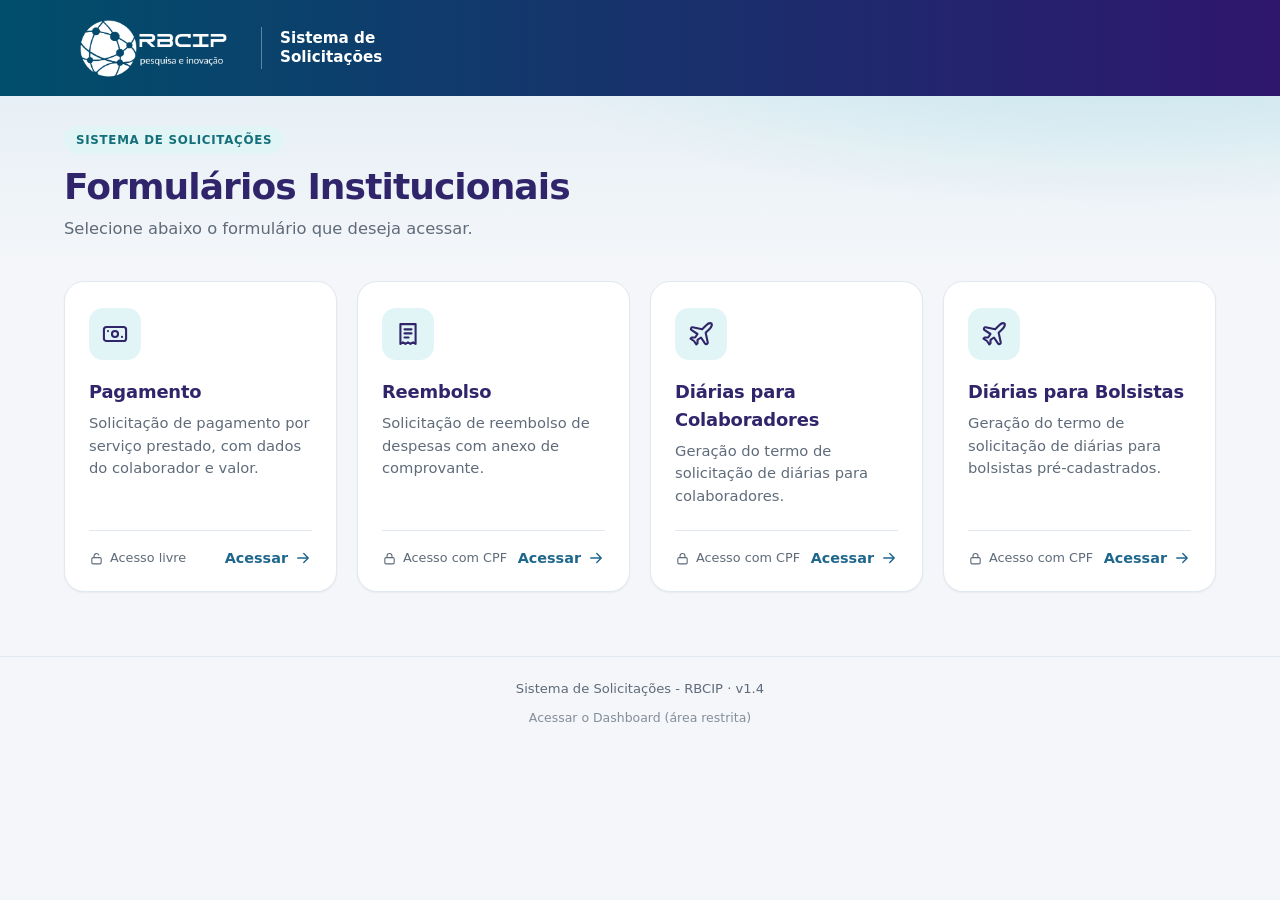
<file: index.html>
<!DOCTYPE html>
<html lang="pt-BR">
<head>
  <meta charset="UTF-8" />
  <meta name="viewport" content="width=device-width, initial-scale=1.0" />
  <title>Formulários Institucionais — RBCIP</title>
  <link rel="icon" href="assets/img/favicon.ico" sizes="any" />
  <link rel="icon" type="image/png" href="assets/img/favicon-32.png" sizes="32x32" />
  <link rel="apple-touch-icon" href="assets/img/apple-touch-icon.png" />
  <link rel="stylesheet" href="assets/css/styles.css" />
</head>
<body>
  <header class="brand-bar">
    <div class="brand-bar__inner">
      <img class="brand-bar__logo" src="assets/img/logo.png"
           alt="RBCIP — pesquisa e inovação"
           onerror="this.style.display='none';
                    this.parentNode.querySelector('.brand-bar__texto').style.display='inline-flex';" />
      <span class="brand-bar__texto">RBCIP <small>pesquisa e inovação</small></span>
      <span class="brand-bar__divisor" aria-hidden="true"></span>
      <span class="brand-bar__sistema">Sistema de Solicitações</span>
    </div>
  </header>

  <section class="hero">
    <div class="hero__inner">
      <span class="hero__pilula">Sistema de Solicitações</span>
      <h1>Formulários Institucionais</h1>
      <p class="hero__sub">Selecione abaixo o formulário que deseja acessar.</p>
    </div>
  </section>

  <main class="container">
    <div class="cards">
      <a class="card" href="forms/pagamentos.html">
        <span class="card__icone"><svg viewBox="0 0 24 24" fill="none" stroke="currentColor" stroke-width="1.8" stroke-linecap="round" stroke-linejoin="round" aria-hidden="true"><rect x="2.5" y="6" width="19" height="12" rx="2.2"/><circle cx="12" cy="12" r="2.6"/><path d="M6 9.5h.01M18 14.5h.01"/></svg></span>
        <h2>Pagamento</h2>
        <p>Solicitação de pagamento por serviço prestado, com dados do colaborador e valor.</p>
        <span class="card__rodape">
          <span class="card__acesso"><svg viewBox="0 0 24 24" fill="none" stroke="currentColor" stroke-width="1.8" stroke-linecap="round" stroke-linejoin="round" aria-hidden="true"><rect x="4.5" y="10.5" width="15" height="10" rx="2.2"/><path d="M8 10.5V8a4 4 0 0 1 7.6-1.7"/></svg>Acesso livre</span>
          <span class="go">Acessar <svg viewBox="0 0 24 24" fill="none" stroke="currentColor" stroke-width="1.8" stroke-linecap="round" stroke-linejoin="round" aria-hidden="true"><path d="M5 12h14M13 6l6 6-6 6"/></svg></span>
        </span>
      </a>

      <a class="card" href="forms/reembolso.html">
        <span class="card__icone"><svg viewBox="0 0 24 24" fill="none" stroke="currentColor" stroke-width="1.8" stroke-linecap="round" stroke-linejoin="round" aria-hidden="true"><path d="M5.5 3.5h13v17l-2.2-1.4-2.2 1.4-2.1-1.4-2.2 1.4-2.1-1.4-2.2 1.4z"/><path d="M9 8h6M9 11.5h6M9 15h3.5"/></svg></span>
        <h2>Reembolso</h2>
        <p>Solicitação de reembolso de despesas com anexo de comprovante.</p>
        <span class="card__rodape">
          <span class="card__acesso"><svg viewBox="0 0 24 24" fill="none" stroke="currentColor" stroke-width="1.8" stroke-linecap="round" stroke-linejoin="round" aria-hidden="true"><rect x="4.5" y="10.5" width="15" height="10" rx="2.2"/><path d="M8 10.5V8a4 4 0 0 1 8 0v2.5"/></svg>Acesso com CPF</span>
          <span class="go">Acessar <svg viewBox="0 0 24 24" fill="none" stroke="currentColor" stroke-width="1.8" stroke-linecap="round" stroke-linejoin="round" aria-hidden="true"><path d="M5 12h14M13 6l6 6-6 6"/></svg></span>
        </span>
      </a>

      <a class="card" href="forms/diarias-colaboradores.html">
        <span class="card__icone"><svg viewBox="0 0 24 24" fill="none" stroke="currentColor" stroke-width="1.8" stroke-linecap="round" stroke-linejoin="round" aria-hidden="true"><path d="M17.8 19.2 16 11l3.5-3.5C21 6 21.5 4 21 3c-1-.5-3 0-4.5 1.5L13 8 4.8 6.2c-.5-.1-.9.1-1.1.5l-.3.5c-.2.5-.1 1 .3 1.3L9 12l-2 3H4l-1 1 3 2 2 3 1-1v-3l3-2 3.5 5.3c.3.4.8.5 1.3.3l.5-.2c.4-.3.6-.7.5-1.2z"/></svg></span>
        <h2>Diárias para Colaboradores</h2>
        <p>Geração do termo de solicitação de diárias para colaboradores.</p>
        <span class="card__rodape">
          <span class="card__acesso"><svg viewBox="0 0 24 24" fill="none" stroke="currentColor" stroke-width="1.8" stroke-linecap="round" stroke-linejoin="round" aria-hidden="true"><rect x="4.5" y="10.5" width="15" height="10" rx="2.2"/><path d="M8 10.5V8a4 4 0 0 1 8 0v2.5"/></svg>Acesso com CPF</span>
          <span class="go">Acessar <svg viewBox="0 0 24 24" fill="none" stroke="currentColor" stroke-width="1.8" stroke-linecap="round" stroke-linejoin="round" aria-hidden="true"><path d="M5 12h14M13 6l6 6-6 6"/></svg></span>
        </span>
      </a>

      <a class="card" href="forms/diarias-bolsistas.html">
        <span class="card__icone"><svg viewBox="0 0 24 24" fill="none" stroke="currentColor" stroke-width="1.8" stroke-linecap="round" stroke-linejoin="round" aria-hidden="true"><path d="M17.8 19.2 16 11l3.5-3.5C21 6 21.5 4 21 3c-1-.5-3 0-4.5 1.5L13 8 4.8 6.2c-.5-.1-.9.1-1.1.5l-.3.5c-.2.5-.1 1 .3 1.3L9 12l-2 3H4l-1 1 3 2 2 3 1-1v-3l3-2 3.5 5.3c.3.4.8.5 1.3.3l.5-.2c.4-.3.6-.7.5-1.2z"/></svg></span>
        <h2>Diárias para Bolsistas</h2>
        <p>Geração do termo de solicitação de diárias para bolsistas pré-cadastrados.</p>
        <span class="card__rodape">
          <span class="card__acesso"><svg viewBox="0 0 24 24" fill="none" stroke="currentColor" stroke-width="1.8" stroke-linecap="round" stroke-linejoin="round" aria-hidden="true"><rect x="4.5" y="10.5" width="15" height="10" rx="2.2"/><path d="M8 10.5V8a4 4 0 0 1 8 0v2.5"/></svg>Acesso com CPF</span>
          <span class="go">Acessar <svg viewBox="0 0 24 24" fill="none" stroke="currentColor" stroke-width="1.8" stroke-linecap="round" stroke-linejoin="round" aria-hidden="true"><path d="M5 12h14M13 6l6 6-6 6"/></svg></span>
        </span>
      </a>
    </div>
  </main>

  <footer class="site-footer">
    Sistema de Solicitações - RBCIP · v1.4
    <a class="link-restrito" href="admin/acompanhamento.html">Acessar o Dashboard (área restrita)</a>
  </footer>
</body>
</html>
</file>
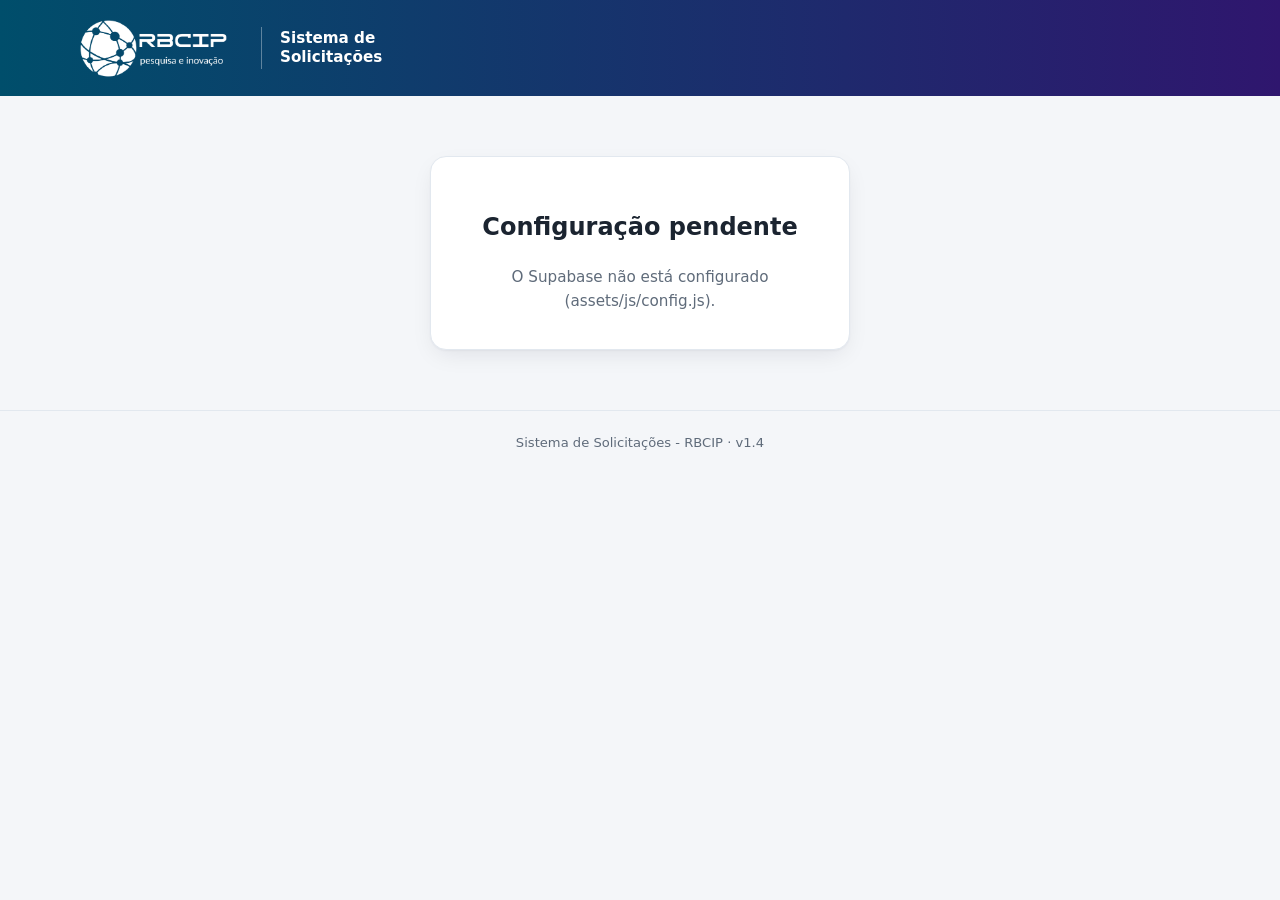
<file: admin/index.html>
<!DOCTYPE html>
<html lang="pt-BR">
<head>
  <meta charset="UTF-8" />
  <meta name="viewport" content="width=device-width, initial-scale=1.0" />
  <title>Dashboard de Gestão — RBCIP</title>
  <link rel="icon" href="../assets/img/favicon.ico" sizes="any" />
  <link rel="icon" type="image/png" href="../assets/img/favicon-32.png" sizes="32x32" />
  <link rel="apple-touch-icon" href="../assets/img/apple-touch-icon.png" />
  <link rel="stylesheet" href="../assets/css/styles.css" />
  <link rel="stylesheet" href="../assets/css/admin.css" />
</head>
<body>
  <header class="brand-bar">
    <div class="brand-bar__inner">
      <img class="brand-bar__logo" src="../assets/img/logo.png"
           alt="RBCIP — pesquisa e inovação"
           onerror="this.style.display='none';
                    this.parentNode.querySelector('.brand-bar__texto').style.display='inline-flex';" />
      <span class="brand-bar__texto">RBCIP <small>pesquisa e inovação</small></span>
      <span class="brand-bar__divisor" aria-hidden="true"></span>
      <span class="brand-bar__sistema">Sistema de Solicitações</span>
    </div>
  </header>

  <!-- Área de login / acesso -->
  <div id="area-login"></div>

  <!-- Dashboard (revelado após login de staff) -->
  <main class="admin-wrap" id="area-dashboard" hidden>
    <div class="page-head">
      <div>
        <h1 class="page-head__titulo">Dashboard de Gestão</h1>
        <p class="page-head__sub">Sistema de Solicitações - RBCIP</p>
      </div>
      <div class="admin-user">
        <span id="quem"></span>
        <a class="link-formularios" href="../index.html" target="_blank" rel="noopener" title="Abre em uma nova aba">📝 Formulários</a>
        <button type="button" class="link-sair" id="btn-sair">Sair</button>
      </div>
    </div>

    <div class="admin-top">
      <nav class="dash-nav">
        <a href="index.html" class="ativo">🗂️ Gestão</a>
        <a href="acompanhamento.html">📊 Acompanhamento</a>
      </nav>
    </div>

    <div class="aviso-envio" id="aviso-envio" hidden></div>

    <div class="tabs" id="tabs"></div>

    <section class="stats" id="stats"></section>

    <div class="filtros">
      <div class="campo">
        <label>Status</label>
        <select id="f-status">
          <option value="">Todos</option>
          <option value="pendente">Pendente</option>
          <option value="em_analise">Em análise</option>
          <option value="aprovado">Aprovado</option>
          <option value="rejeitado">Rejeitado</option>
          <option value="pago">Pago</option>
        </select>
      </div>
      <div class="campo">
        <label>De</label>
        <input type="date" id="f-de" />
      </div>
      <div class="campo">
        <label>Até</label>
        <input type="date" id="f-ate" />
      </div>
      <div class="campo cresce">
        <label>Buscar (nome, CPF, projeto)</label>
        <input type="text" id="f-busca" placeholder="Digite para filtrar…" />
      </div>
      <div class="campo acao">
        <label>&nbsp;</label>
        <button type="button" class="btn btn-secondary" id="btn-atualizar">↻ Atualizar</button>
      </div>
      <div class="campo acao">
        <label>&nbsp;</label>
        <button type="button" class="btn btn-secondary" id="btn-export">⬇ Exportar CSV</button>
      </div>
    </div>

    <div class="tabela-wrap">
      <table class="subs">
        <thead id="cabecalho"></thead>
        <tbody id="corpo-tabela"></tbody>
      </table>
      <div class="vazio" id="vazio" hidden>Nenhuma solicitação encontrada.</div>
    </div>
  </main>

  <!-- Modal de detalhe -->
  <div class="modal-bg" id="modal-bg">
    <div class="modal">
      <div class="modal-head">
        <h2 id="modal-titulo">Detalhe da solicitação</h2>
        <button type="button" class="modal-fechar" id="modal-fechar">×</button>
      </div>
      <div class="modal-body" id="modal-body"></div>
      <div class="modal-foot">
        <span class="rotulo">Alterar status:</span>
        <div class="acoes-status" id="acoes-status"></div>
      </div>
    </div>
  </div>

  <footer class="site-footer">Sistema de Solicitações - RBCIP · v1.4</footer>

  <script src="../assets/js/config.js"></script>
  <script src="../assets/js/supabase.js"></script>
  <script src="../assets/js/auth.js"></script>
  <script src="../assets/js/dashboard.js"></script>
</body>
</html>
</file>
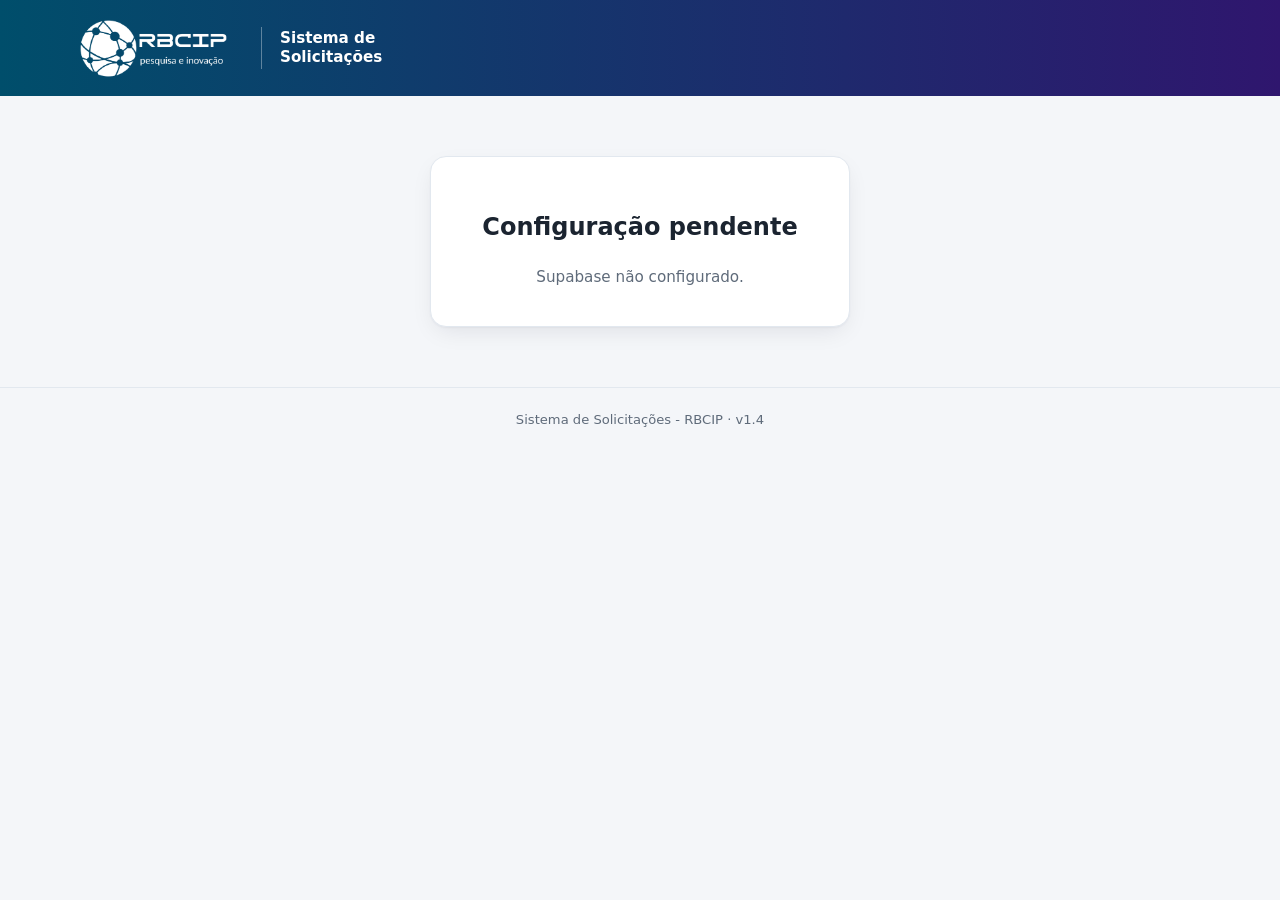
<file: admin/acompanhamento.html>
<!DOCTYPE html>
<html lang="pt-BR">
<head>
  <meta charset="UTF-8" />
  <meta name="viewport" content="width=device-width, initial-scale=1.0" />
  <title>Dashboard de Acompanhamento — RBCIP</title>
  <link rel="icon" href="../assets/img/favicon.ico" sizes="any" />
  <link rel="icon" type="image/png" href="../assets/img/favicon-32.png" sizes="32x32" />
  <link rel="apple-touch-icon" href="../assets/img/apple-touch-icon.png" />
  <link rel="stylesheet" href="../assets/css/styles.css" />
  <link rel="stylesheet" href="../assets/css/admin.css" />
  <link rel="stylesheet" href="../assets/css/acompanhamento.css" />
</head>
<body>
  <header class="brand-bar">
    <div class="brand-bar__inner">
      <img class="brand-bar__logo" src="../assets/img/logo.png"
           alt="RBCIP — pesquisa e inovação"
           onerror="this.style.display='none';
                    this.parentNode.querySelector('.brand-bar__texto').style.display='inline-flex';" />
      <span class="brand-bar__texto">RBCIP <small>pesquisa e inovação</small></span>
      <span class="brand-bar__divisor" aria-hidden="true"></span>
      <span class="brand-bar__sistema">Sistema de Solicitações</span>
    </div>
  </header>

  <div id="area-login"></div>

  <main class="admin-wrap" id="area-dashboard" hidden>
    <div class="page-head">
      <div>
        <h1 class="page-head__titulo">Dashboard de Acompanhamento</h1>
        <p class="page-head__sub">Sistema de Solicitações - RBCIP</p>
      </div>
      <div class="admin-user">
        <span id="quem"></span>
        <a class="link-formularios" href="../index.html" target="_blank" rel="noopener" title="Abre em uma nova aba">📝 Formulários</a>
        <button type="button" class="link-sair" id="btn-sair">Sair</button>
      </div>
    </div>

    <div class="admin-top">
      <nav class="dash-nav">
        <a href="index.html">🗂️ Gestão</a>
        <a href="acompanhamento.html" class="ativo">📊 Acompanhamento</a>
      </nav>
    </div>

    <!-- Filtros: uma linha acima de tudo; valem para todos os números da página -->
    <section class="ac-filtros" aria-label="Filtros">
      <div class="campo">
        <label for="f-periodo">Período</label>
        <select id="f-periodo">
          <option value="tudo">Todo o período</option>
          <option value="7">Últimos 7 dias</option>
          <option value="30">Últimos 30 dias</option>
          <option value="90">Últimos 90 dias</option>
          <option value="mes">Este mês</option>
          <option value="mes-anterior">Mês anterior</option>
          <option value="ano">Este ano</option>
          <option value="custom">Personalizado…</option>
        </select>
      </div>
      <div class="campo ac-campo-datas" hidden><label for="f-de">De</label><input type="date" id="f-de" /></div>
      <div class="campo ac-campo-datas" hidden><label for="f-ate">Até</label><input type="date" id="f-ate" /></div>
      <div class="campo">
        <label for="f-formulario">Formulário</label>
        <select id="f-formulario">
          <option value="">Todos</option>
          <option value="pagamentos">Pagamento</option>
          <option value="reembolso">Reembolso</option>
          <option value="diarias-colaboradores">Diárias para Colaboradores</option>
          <option value="diarias-bolsistas">Diárias para Bolsistas</option>
        </select>
      </div>
      <div class="campo">
        <label for="f-status">Situação</label>
        <select id="f-status">
          <option value="">Todas</option>
          <option value="abertas">Em aberto (não pagas nem rejeitadas)</option>
          <option value="pendente">Pendente</option>
          <option value="em_analise">Em análise</option>
          <option value="aprovado">Aprovado</option>
          <option value="pago">Pago</option>
          <option value="rejeitado">Rejeitado</option>
        </select>
      </div>
      <div class="campo">
        <label for="f-projeto">Projeto</label>
        <select id="f-projeto"><option value="">Todos</option></select>
      </div>
      <div class="campo ac-campo-busca">
        <label for="f-busca">Beneficiário</label>
        <input type="search" id="f-busca" placeholder="Nome ou CPF" autocomplete="off" />
      </div>
      <div class="ac-filtros__acoes">
        <button type="button" class="btn btn-secondary" id="f-limpar">Limpar filtros</button>
        <button type="button" class="btn btn-secondary" id="f-atualizar">↻ Atualizar</button>
      </div>
    </section>

    <div id="ac-conteudo">
      <p class="ac-recorte" id="ac-recorte" aria-live="polite"></p>
      <section class="ac-kpis" id="ac-kpis" aria-label="Indicadores"></section>
      <div id="ac-alertas"></div>
      <div class="ac-grade" id="ac-grade"></div>
    </div>
  </main>

  <footer class="site-footer">Sistema de Solicitações - RBCIP · v1.4</footer>

  <script src="../assets/js/config.js"></script>
  <script src="../assets/js/supabase.js"></script>
  <script src="../assets/js/auth.js"></script>
  <script src="../assets/js/acompanhamento.js"></script>
</body>
</html>
</file>
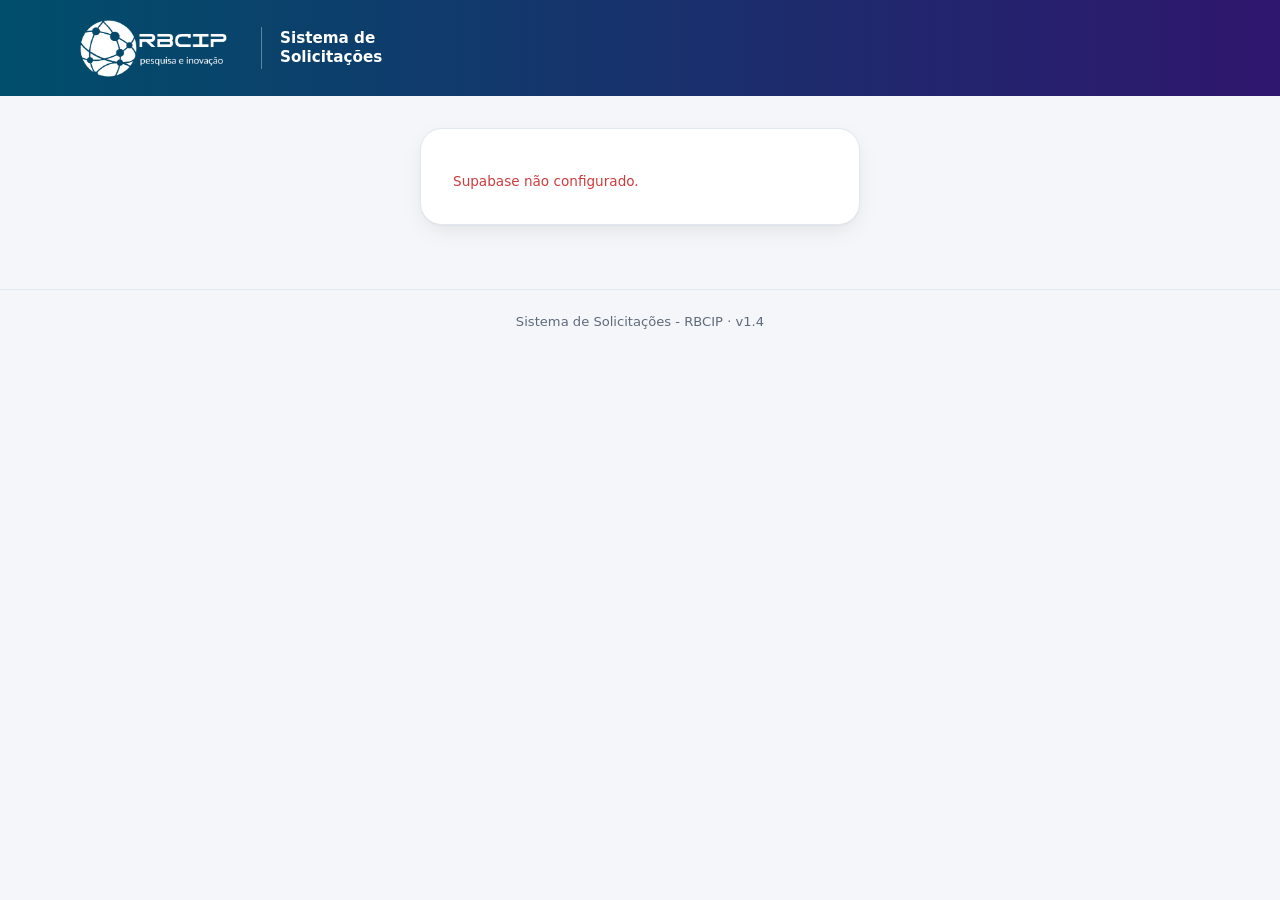
<file: admin/redefinir.html>
<!DOCTYPE html>
<html lang="pt-BR">
<head>
  <meta charset="UTF-8" />
  <meta name="viewport" content="width=device-width, initial-scale=1.0" />
  <title>Definir senha — RBCIP</title>
  <link rel="icon" href="../assets/img/favicon.ico" sizes="any" />
  <link rel="icon" type="image/png" href="../assets/img/favicon-32.png" sizes="32x32" />
  <link rel="apple-touch-icon" href="../assets/img/apple-touch-icon.png" />
  <link rel="stylesheet" href="../assets/css/styles.css" />
  <link rel="stylesheet" href="../assets/css/admin.css" />
</head>
<body>
  <header class="brand-bar">
    <div class="brand-bar__inner">
      <img class="brand-bar__logo" src="../assets/img/logo.png"
           alt="RBCIP — pesquisa e inovação"
           onerror="this.style.display='none';
                    this.parentNode.querySelector('.brand-bar__texto').style.display='inline-flex';" />
      <span class="brand-bar__texto">RBCIP <small>pesquisa e inovação</small></span>
      <span class="brand-bar__divisor" aria-hidden="true"></span>
      <span class="brand-bar__sistema">Sistema de Solicitações</span>
    </div>
  </header>

  <div class="admin-wrap">
    <div class="form-card" style="max-width:440px;margin:0 auto">
      <div class="login-panel">
        <div id="conteudo">
          <p class="form-intro">Carregando…</p>
        </div>
      </div>
    </div>
  </div>

  <footer class="site-footer">Sistema de Solicitações - RBCIP · v1.4</footer>

  <script src="../assets/js/config.js"></script>
  <script src="../assets/js/supabase.js"></script>
  <script>
    (async () => {
      const alvo = document.getElementById("conteudo");

      // Mostra um aviso claro em vez de tela em branco
      function aviso(titulo, texto) {
        alvo.innerHTML =
          '<div class="login-head"><div class="login-icon">⚠️</div>' +
          "<h2>" + titulo + "</h2><p>" + texto + "</p></div>" +
          '<div class="login-step">' +
          '<a class="btn btn-primary" href="index.html" style="width:100%">Pedir um novo link</a>' +
          "</div>";
      }

      // Traduz as falhas conhecidas do Supabase para uma orientação prática
      function traduzirErro(error) {
        const m = (error && error.message || "").toLowerCase();
        if (/different from the old|should be different/.test(m)) {
          return "Esta senha é igual à anterior. Escolha uma senha diferente.";
        }
        if (/weak|easy to guess|pwned|compromised/.test(m)) {
          return "Esta senha é muito comum e foi recusada por segurança. " +
                 "Escolha outra, com letras, números e símbolos.";
        }
        if (/at least|too short|length/.test(m)) {
          return "A senha é curta demais para as regras do sistema. Use uma senha mais longa.";
        }
        if (/session|jwt|token|expired|missing sub|not authenticated/.test(m)) {
          return "O link de definição de senha expirou enquanto a página estava aberta. " +
                 'Peça um novo link em “Esqueci / definir minha senha” e conclua logo após abri-lo.';
        }
        if (/rate|too many/.test(m)) {
          return "Muitas tentativas em pouco tempo. Aguarde alguns minutos e tente de novo.";
        }
        return "Não foi possível salvar a senha.";
      }

      // Qualquer falha inesperada precisa aparecer, não virar página branca
      window.addEventListener("error", () => {
        if (alvo && /Carregando/.test(alvo.textContent)) {
          aviso("Não foi possível abrir esta página",
                "Tente novamente pelo painel. Se persistir, avise o suporte.");
        }
      });

      // O Supabase devolve o erro do link no fragmento da URL (#error=...)
      const frag = new URLSearchParams(location.hash.replace(/^#/, ""));
      const erro = frag.get("error_code") || frag.get("error");
      if (erro) {
        const expirou = /expired|invalid/i.test(erro + (frag.get("error_description") || ""));
        aviso(
          expirou ? "Link expirado ou já utilizado" : "Não foi possível validar o link",
          expirou
            ? "Links de definição de senha valem por pouco tempo e só podem ser usados uma vez. " +
              "Peça um novo em “Esqueci / definir minha senha” e abra-o assim que chegar."
            : "Peça um novo link e tente novamente."
        );
        return;
      }

      const supa = await window.rbcipReady;
      if (!supa) {
        alvo.innerHTML = '<p class="login-msg">Supabase não configurado.</p>';
        return;
      }
      // O link de recuperação cria uma sessão temporária (detectada na URL)
      const { data } = await supa.auth.getSession();
      if (!data.session) {
        aviso("Link inválido ou expirado",
              "Peça um novo link em “Esqueci / definir minha senha” e abra-o assim que chegar.");
        return;
      }

      alvo.innerHTML = `
        <div class="login-head"><div class="login-icon">🔑</div>
          <h2>Defina sua senha</h2>
          <p>Escolha uma senha para acessar o painel.</p></div>
        <div class="login-step">
          <label>Nova senha</label>
          <input type="password" id="s1" placeholder="Mínimo de 6 caracteres" />
          <label>Confirmar senha</label>
          <input type="password" id="s2" />
          <p class="login-msg" id="msg"></p>
          <button type="button" class="btn btn-primary" id="salvar">Salvar senha</button>
        </div>`;

      const msg = document.getElementById("msg");
      document.getElementById("salvar").onclick = async () => {
        msg.textContent = "";
        const s1 = document.getElementById("s1").value;
        const s2 = document.getElementById("s2").value;
        if (s1.length < 6) { msg.textContent = "A senha deve ter ao menos 6 caracteres."; return; }
        if (s1 !== s2) { msg.textContent = "As senhas não conferem."; return; }
        const btn = document.getElementById("salvar");
        btn.disabled = true;
        const { error } = await supa.auth.updateUser({ password: s1 });
        if (error) {
          console.error("updateUser:", error);
          msg.innerHTML = traduzirErro(error) +
            '<br /><small style="opacity:.8">Detalhe técnico: ' +
            (error.message || "").replace(/[<>]/g, "") + "</small>";
          btn.disabled = false;
          return;
        }
        alvo.innerHTML =
          '<div class="login-head"><div class="login-icon">✅</div>' +
          "<h2>Senha definida!</h2><p>Redirecionando para o painel…</p></div>";
        setTimeout(() => (location.href = "index.html"), 1500);
      };
    })();
  </script>
</body>
</html>
</file>
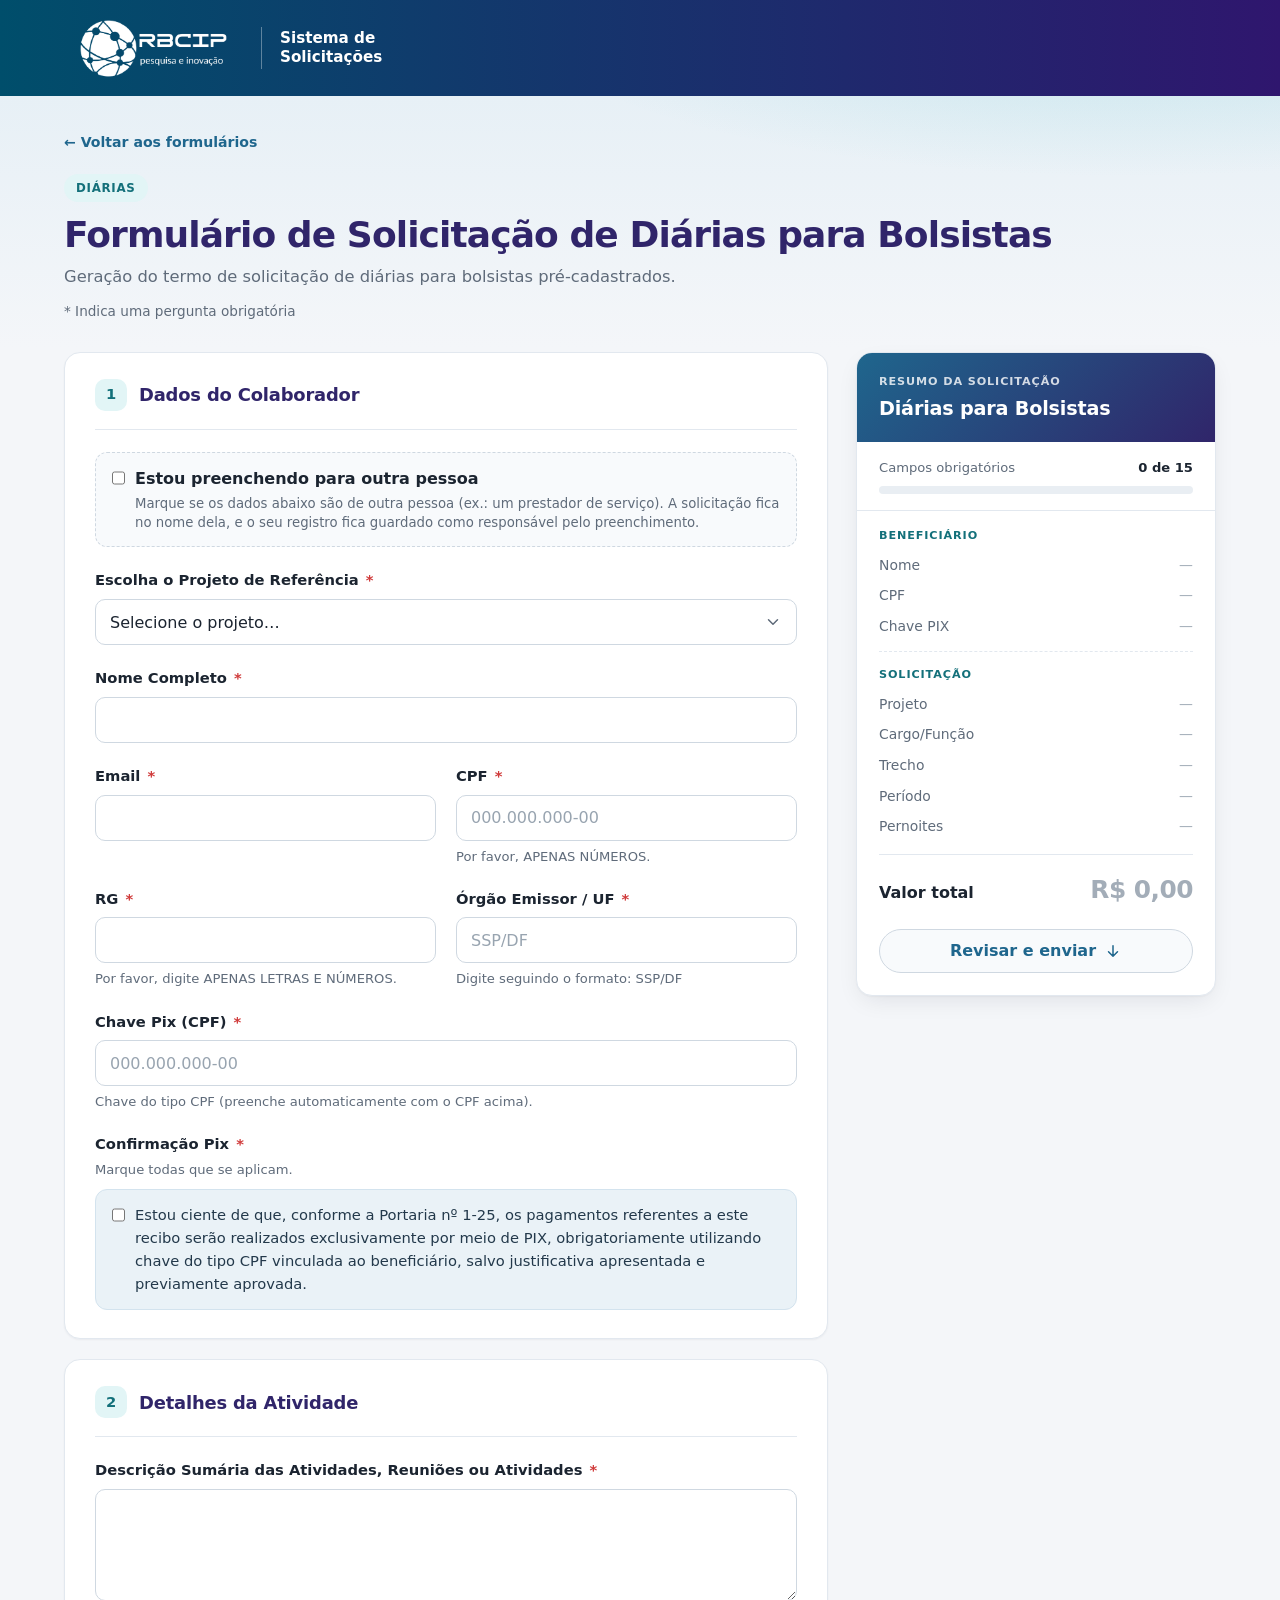
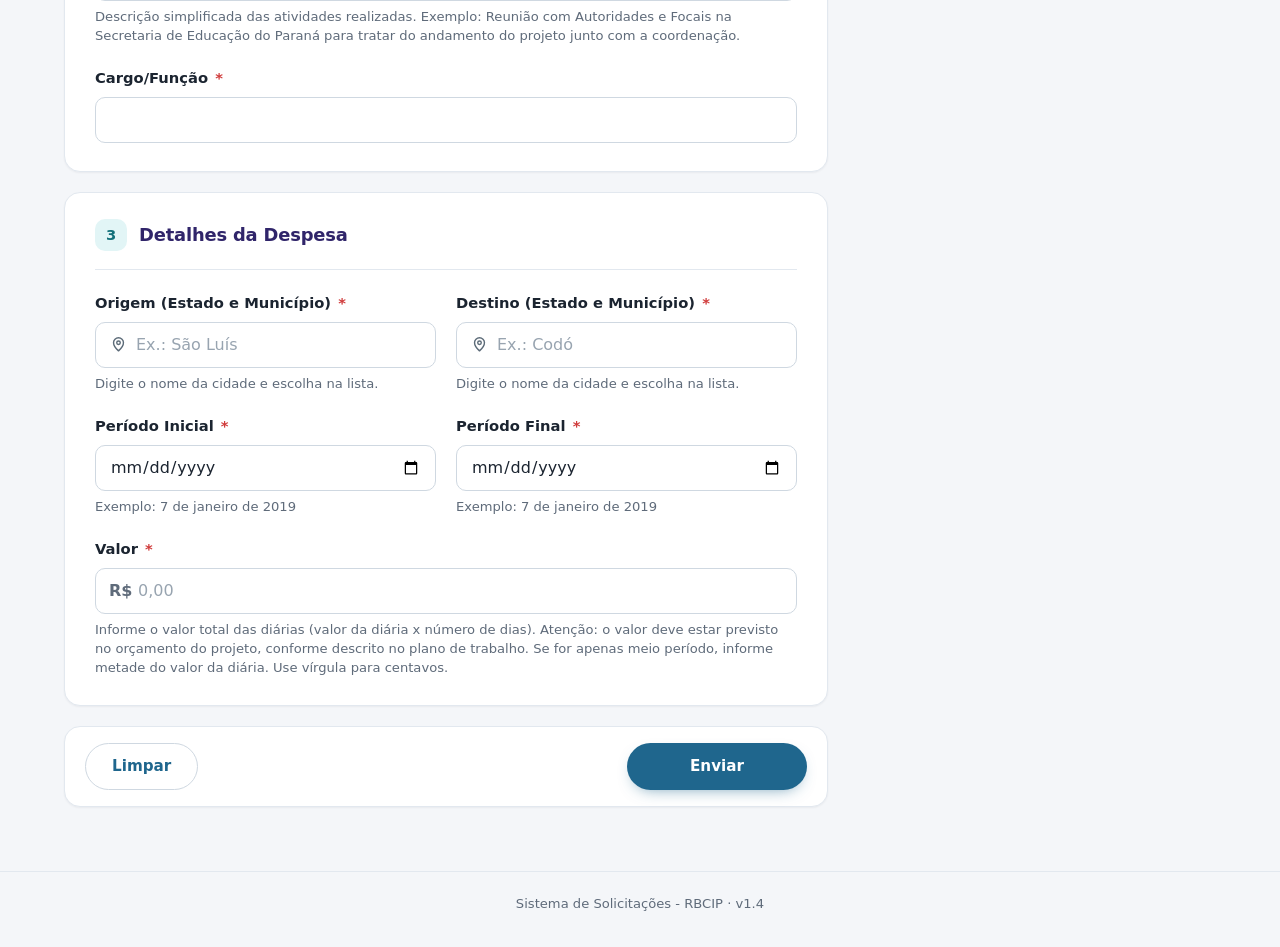
<file: forms/diarias-bolsistas.html>
<!DOCTYPE html>
<html lang="pt-BR">
<head>
  <meta charset="UTF-8" />
  <meta name="viewport" content="width=device-width, initial-scale=1.0" />
  <title>Solicitação de Diárias para Bolsistas — RBCIP</title>
  <link rel="icon" href="../assets/img/favicon.ico" sizes="any" />
  <link rel="icon" type="image/png" href="../assets/img/favicon-32.png" sizes="32x32" />
  <link rel="apple-touch-icon" href="../assets/img/apple-touch-icon.png" />
  <link rel="stylesheet" href="../assets/css/styles.css" />
</head>
<body>
  <header class="brand-bar">
    <div class="brand-bar__inner">
      <img class="brand-bar__logo" src="../assets/img/logo.png"
           alt="RBCIP — pesquisa e inovação"
           onerror="this.style.display='none';
                    this.parentNode.querySelector('.brand-bar__texto').style.display='inline-flex';" />
      <span class="brand-bar__texto">RBCIP <small>pesquisa e inovação</small></span>
      <span class="brand-bar__divisor" aria-hidden="true"></span>
      <span class="brand-bar__sistema">Sistema de Solicitações</span>
    </div>
  </header>

  <section class="hero">
    <div class="hero__inner">
      <nav class="topbar">
        <a class="back-link" href="../index.html">← Voltar aos formulários</a>
      </nav>
      <span class="hero__pilula">Diárias</span>
      <h1>Formulário de Solicitação de Diárias para Bolsistas</h1>
      <p class="hero__sub">Geração do termo de solicitação de diárias para bolsistas pré-cadastrados.</p>
      <p class="required-note">* Indica uma pergunta obrigatória</p>
    </div>
  </section>

  <main class="container container--form">
    <div class="form-card">

      <form id="form" novalidate>
        <!-- Seção 1 – Dados do Colaborador (bloco compartilhado) -->
        <div id="secao-colaborador"></div>

        <!-- Seção 2 – Detalhes da Atividade -->
        <section class="form-section">
          <h2 class="section-title"><span class="num">2</span>Detalhes da Atividade</h2>

          <div class="field" data-label="Descrição Sumária das Atividades, Reuniões ou Atividades">
            <label>Descrição Sumária das Atividades, Reuniões ou Atividades <span class="req">*</span></label>
            <span class="hint">Descrição simplificada das atividades realizadas. Exemplo: Reunião com Autoridades
            e Focais na Secretaria de Educação do Paraná para tratar do andamento do projeto junto com a coordenação.</span>
            <textarea name="descricao" required></textarea>
            <span class="error"></span>
          </div>

          <div class="field" data-label="Cargo/Função">
            <label>Cargo/Função <span class="req">*</span></label>
            <input type="text" name="cargo" required />
            <span class="error"></span>
          </div>
        </section>

        <!-- Seção 3 – Detalhes da Despesa -->
        <section class="form-section">
          <h2 class="section-title"><span class="num">3</span>Detalhes da Despesa</h2>

          <div class="field" data-label="Origem (Estado e Município)" data-validate="municipio">
            <label>Origem (Estado e Município) <span class="req">*</span></label>
            <span class="hint">Digite o nome da cidade e escolha na lista.</span>
            <input type="text" name="origem" placeholder="Ex.: São Luís" required />
            <span class="error"></span>
          </div>

          <div class="field" data-label="Destino (Estado e Município)" data-validate="municipio">
            <label>Destino (Estado e Município) <span class="req">*</span></label>
            <span class="hint">Digite o nome da cidade e escolha na lista.</span>
            <input type="text" name="destino" placeholder="Ex.: Codó" required />
            <span class="error"></span>
          </div>

          <div class="field" data-label="Período Inicial">
            <label>Período Inicial <span class="req">*</span></label>
            <span class="hint">Exemplo: 7 de janeiro de 2019</span>
            <input type="date" name="periodo_inicial" required />
            <span class="error"></span>
          </div>

          <div class="field" data-label="Período Final">
            <label>Período Final <span class="req">*</span></label>
            <span class="hint">Exemplo: 7 de janeiro de 2019</span>
            <input type="date" name="periodo_final" required />
            <span class="error"></span>
          </div>

          <div class="field" data-label="Valor" data-validate="money">
            <label>Valor <span class="req">*</span></label>
            <span class="hint">Informe o valor total das diárias (valor da diária x número de dias).
            Atenção: o valor deve estar previsto no orçamento do projeto, conforme descrito no plano de
            trabalho. Se for apenas meio período, informe metade do valor da diária. Use vírgula para centavos.</span>
            <div class="money-wrap">
              <input type="text" name="valor" inputmode="numeric" data-mask="money" placeholder="0,00" required />
            </div>
            <span class="error"></span>
          </div>
        </section>

        <div class="actions">
          <button type="submit" class="btn btn-primary">Enviar</button>
          <button type="reset" class="btn btn-secondary">Limpar</button>
        </div>
      </form>

      <div class="success" id="sucesso">
        <div class="check">✓</div>
        <h2>Solicitação registrada!</h2>
        <p>Sua solicitação de diárias foi enviada com sucesso.</p>
        <div class="actions" style="justify-content:center">
          <button class="btn btn-secondary" id="baixar">Baixar comprovante</button>
          <a class="btn btn-primary" href="../index.html">Voltar ao início</a>
        </div>
      </div>
    </div>
  </main>

  <footer class="site-footer">Sistema de Solicitações - RBCIP · v1.4</footer>

  <script src="../assets/js/config.js"></script>
  <script src="../assets/js/data.js"></script>
  <script src="../assets/js/components.js"></script>
  <script src="../assets/js/supabase.js"></script>
  <script src="../assets/js/auth.js"></script>
  <script src="../assets/js/app.js"></script>
  <script src="../assets/js/diarias.js"></script>
  <script src="../assets/js/resumo.js"></script>
  <script>
    montarSecaoColaborador({ nome: "texto", projeto: true });
    ativarFormulario({ id: "diarias-bolsistas", titulo: "Formulário de Solicitação de Diárias para Bolsistas", requerLogin: true });
    ativarDiarias();
    ativarResumo({ id: "diarias-bolsistas" });
  </script>
</body>
</html>
</file>
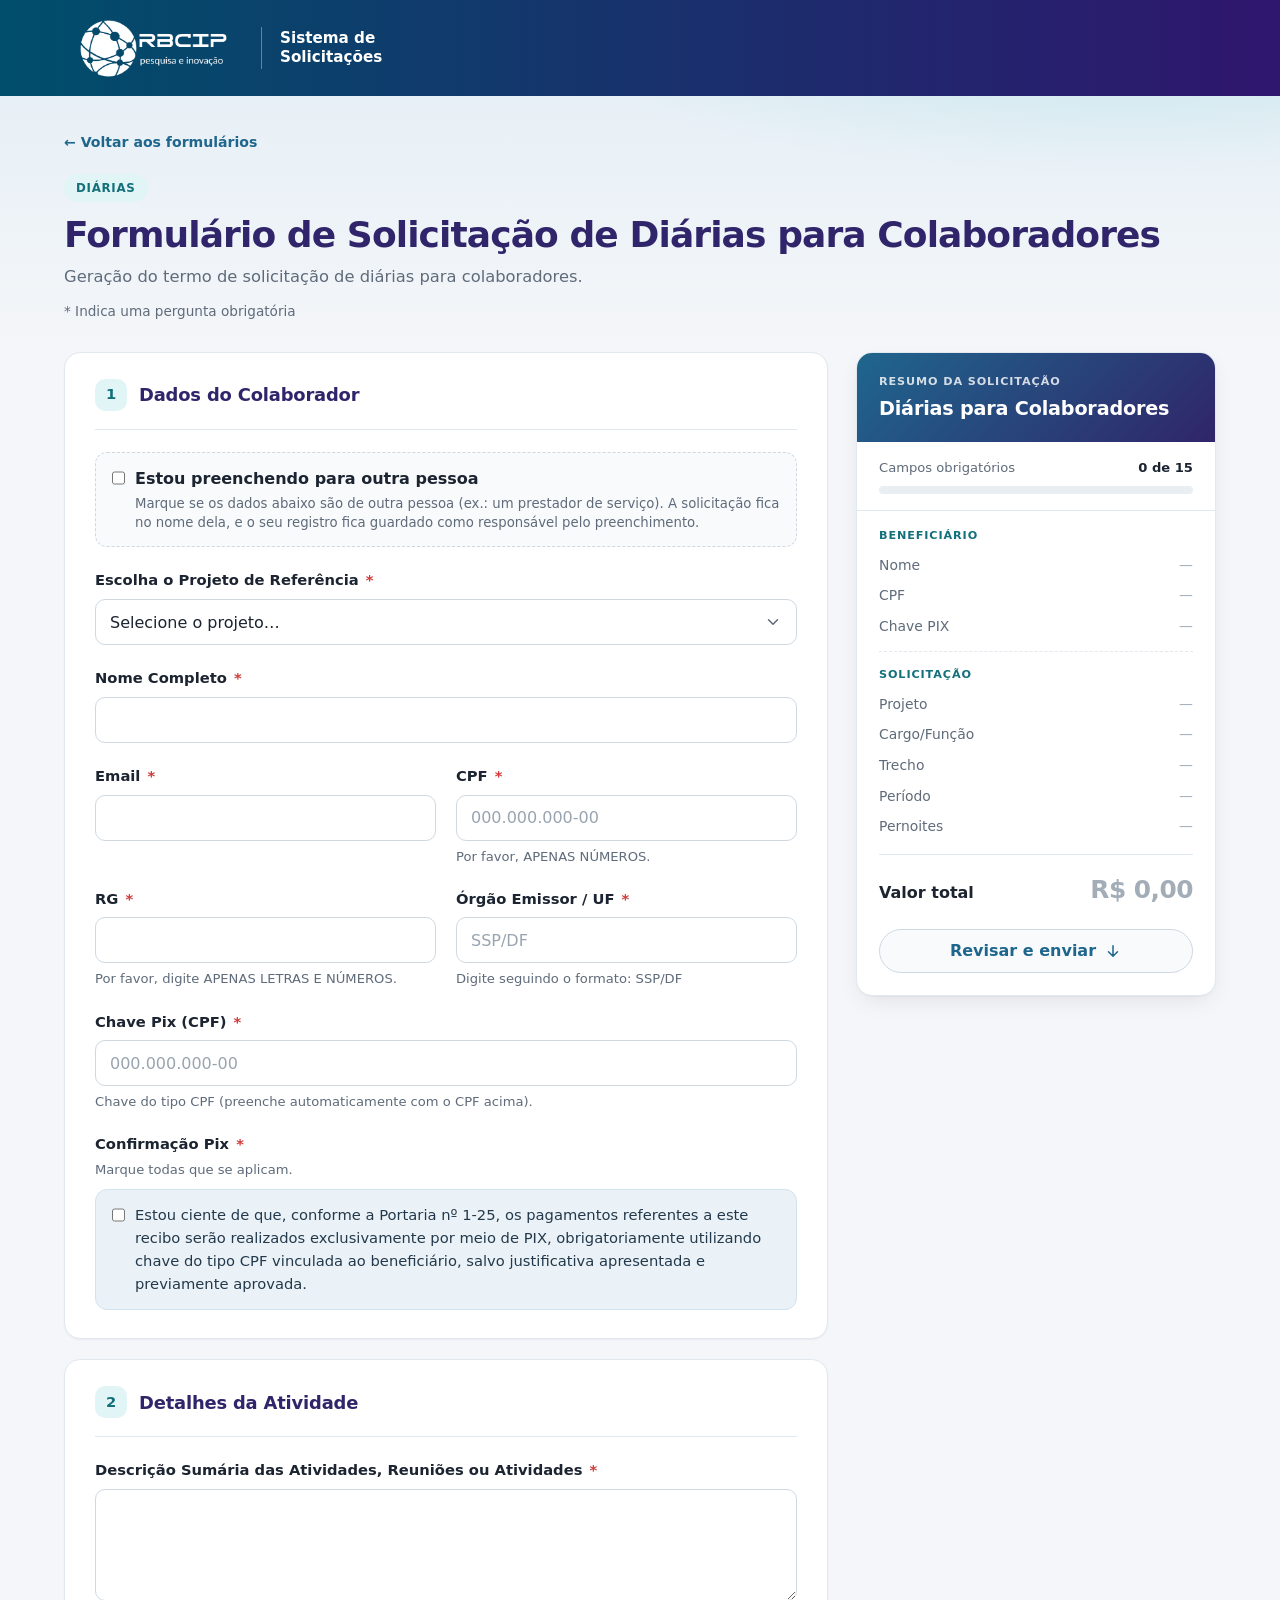
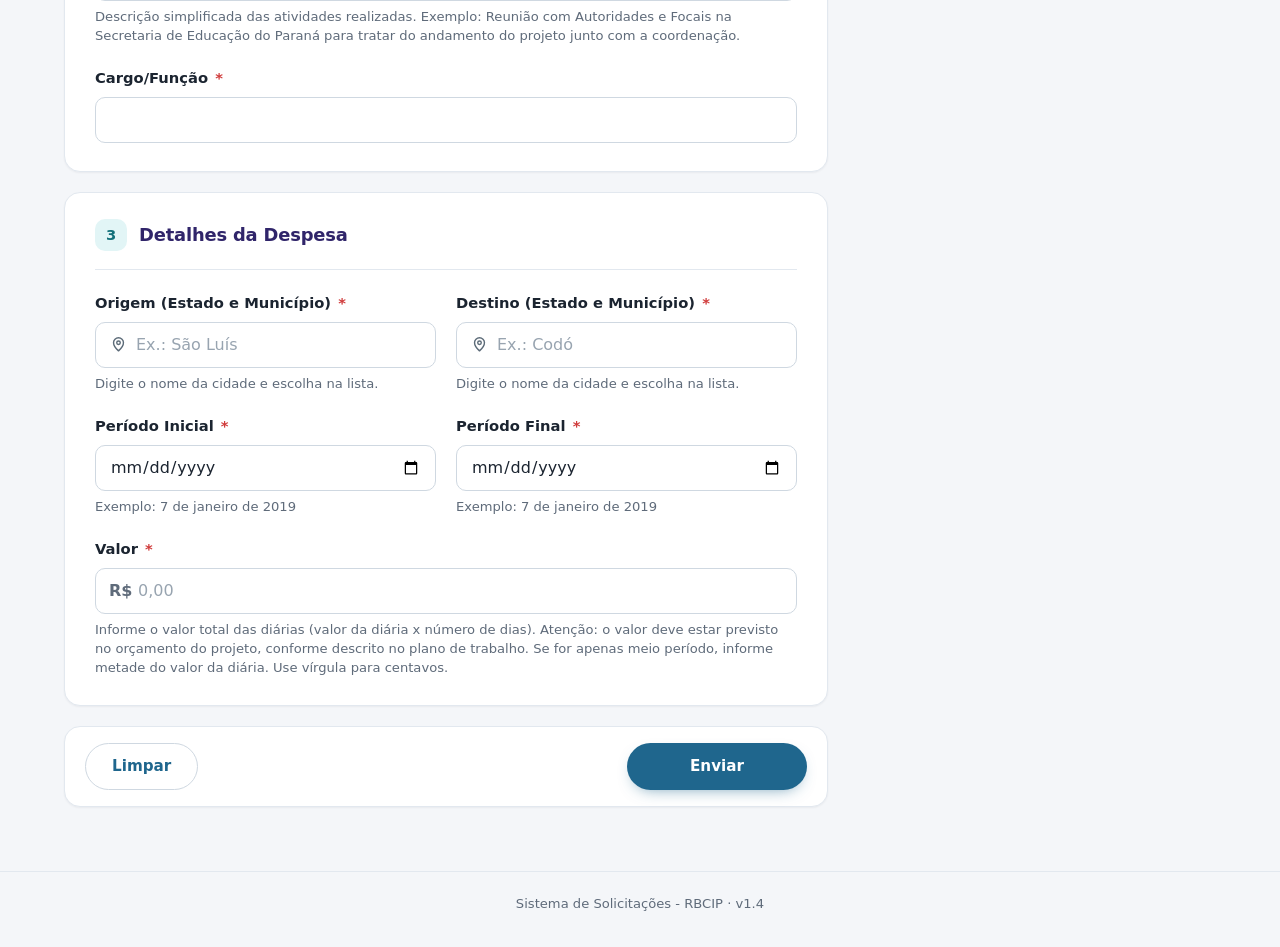
<file: forms/diarias-colaboradores.html>
<!DOCTYPE html>
<html lang="pt-BR">
<head>
  <meta charset="UTF-8" />
  <meta name="viewport" content="width=device-width, initial-scale=1.0" />
  <title>Solicitação de Diárias para Colaboradores — RBCIP</title>
  <link rel="icon" href="../assets/img/favicon.ico" sizes="any" />
  <link rel="icon" type="image/png" href="../assets/img/favicon-32.png" sizes="32x32" />
  <link rel="apple-touch-icon" href="../assets/img/apple-touch-icon.png" />
  <link rel="stylesheet" href="../assets/css/styles.css" />
</head>
<body>
  <header class="brand-bar">
    <div class="brand-bar__inner">
      <img class="brand-bar__logo" src="../assets/img/logo.png"
           alt="RBCIP — pesquisa e inovação"
           onerror="this.style.display='none';
                    this.parentNode.querySelector('.brand-bar__texto').style.display='inline-flex';" />
      <span class="brand-bar__texto">RBCIP <small>pesquisa e inovação</small></span>
      <span class="brand-bar__divisor" aria-hidden="true"></span>
      <span class="brand-bar__sistema">Sistema de Solicitações</span>
    </div>
  </header>

  <section class="hero">
    <div class="hero__inner">
      <nav class="topbar">
        <a class="back-link" href="../index.html">← Voltar aos formulários</a>
      </nav>
      <span class="hero__pilula">Diárias</span>
      <h1>Formulário de Solicitação de Diárias para Colaboradores</h1>
      <p class="hero__sub">Geração do termo de solicitação de diárias para colaboradores.</p>
      <p class="required-note">* Indica uma pergunta obrigatória</p>
    </div>
  </section>

  <main class="container container--form">
    <div class="form-card">

      <form id="form" novalidate>
        <!-- Seção 1 – Dados do Colaborador (bloco compartilhado) -->
        <div id="secao-colaborador"></div>

        <!-- Seção 2 – Detalhes da Atividade -->
        <section class="form-section">
          <h2 class="section-title"><span class="num">2</span>Detalhes da Atividade</h2>

          <div class="field" data-label="Descrição Sumária das Atividades, Reuniões ou Atividades">
            <label>Descrição Sumária das Atividades, Reuniões ou Atividades <span class="req">*</span></label>
            <span class="hint">Descrição simplificada das atividades realizadas. Exemplo: Reunião com Autoridades
            e Focais na Secretaria de Educação do Paraná para tratar do andamento do projeto junto com a coordenação.</span>
            <textarea name="descricao" required></textarea>
            <span class="error"></span>
          </div>

          <div class="field" data-label="Cargo/Função">
            <label>Cargo/Função <span class="req">*</span></label>
            <input type="text" name="cargo" required />
            <span class="error"></span>
          </div>
        </section>

        <!-- Seção 3 – Detalhes da Despesa -->
        <section class="form-section">
          <h2 class="section-title"><span class="num">3</span>Detalhes da Despesa</h2>

          <div class="field" data-label="Origem (Estado e Município)" data-validate="municipio">
            <label>Origem (Estado e Município) <span class="req">*</span></label>
            <span class="hint">Digite o nome da cidade e escolha na lista.</span>
            <input type="text" name="origem" placeholder="Ex.: São Luís" required />
            <span class="error"></span>
          </div>

          <div class="field" data-label="Destino (Estado e Município)" data-validate="municipio">
            <label>Destino (Estado e Município) <span class="req">*</span></label>
            <span class="hint">Digite o nome da cidade e escolha na lista.</span>
            <input type="text" name="destino" placeholder="Ex.: Codó" required />
            <span class="error"></span>
          </div>

          <div class="field" data-label="Período Inicial">
            <label>Período Inicial <span class="req">*</span></label>
            <span class="hint">Exemplo: 7 de janeiro de 2019</span>
            <input type="date" name="periodo_inicial" required />
            <span class="error"></span>
          </div>

          <div class="field" data-label="Período Final">
            <label>Período Final <span class="req">*</span></label>
            <span class="hint">Exemplo: 7 de janeiro de 2019</span>
            <input type="date" name="periodo_final" required />
            <span class="error"></span>
          </div>

          <div class="field" data-label="Valor" data-validate="money">
            <label>Valor <span class="req">*</span></label>
            <span class="hint">Informe o valor total das diárias (valor da diária x número de dias).
            Atenção: o valor deve estar previsto no orçamento do projeto, conforme descrito no plano de
            trabalho. Se for apenas meio período, informe metade do valor da diária. Use vírgula para centavos.</span>
            <div class="money-wrap">
              <input type="text" name="valor" inputmode="numeric" data-mask="money" placeholder="0,00" required />
            </div>
            <span class="error"></span>
          </div>
        </section>

        <div class="actions">
          <button type="submit" class="btn btn-primary">Enviar</button>
          <button type="reset" class="btn btn-secondary">Limpar</button>
        </div>
      </form>

      <div class="success" id="sucesso">
        <div class="check">✓</div>
        <h2>Solicitação registrada!</h2>
        <p>Sua solicitação de diárias foi enviada com sucesso.</p>
        <div class="actions" style="justify-content:center">
          <button class="btn btn-secondary" id="baixar">Baixar comprovante</button>
          <a class="btn btn-primary" href="../index.html">Voltar ao início</a>
        </div>
      </div>
    </div>
  </main>

  <footer class="site-footer">Sistema de Solicitações - RBCIP · v1.4</footer>

  <script src="../assets/js/config.js"></script>
  <script src="../assets/js/data.js"></script>
  <script src="../assets/js/components.js"></script>
  <script src="../assets/js/supabase.js"></script>
  <script src="../assets/js/auth.js"></script>
  <script src="../assets/js/app.js"></script>
  <script src="../assets/js/diarias.js"></script>
  <script src="../assets/js/resumo.js"></script>
  <script>
    montarSecaoColaborador({ nome: "texto", projeto: true });
    ativarFormulario({ id: "diarias-colaboradores", titulo: "Formulário de Solicitação de Diárias para Colaboradores", requerLogin: true });
    ativarDiarias();
    ativarResumo({ id: "diarias-colaboradores" });
  </script>
</body>
</html>
</file>
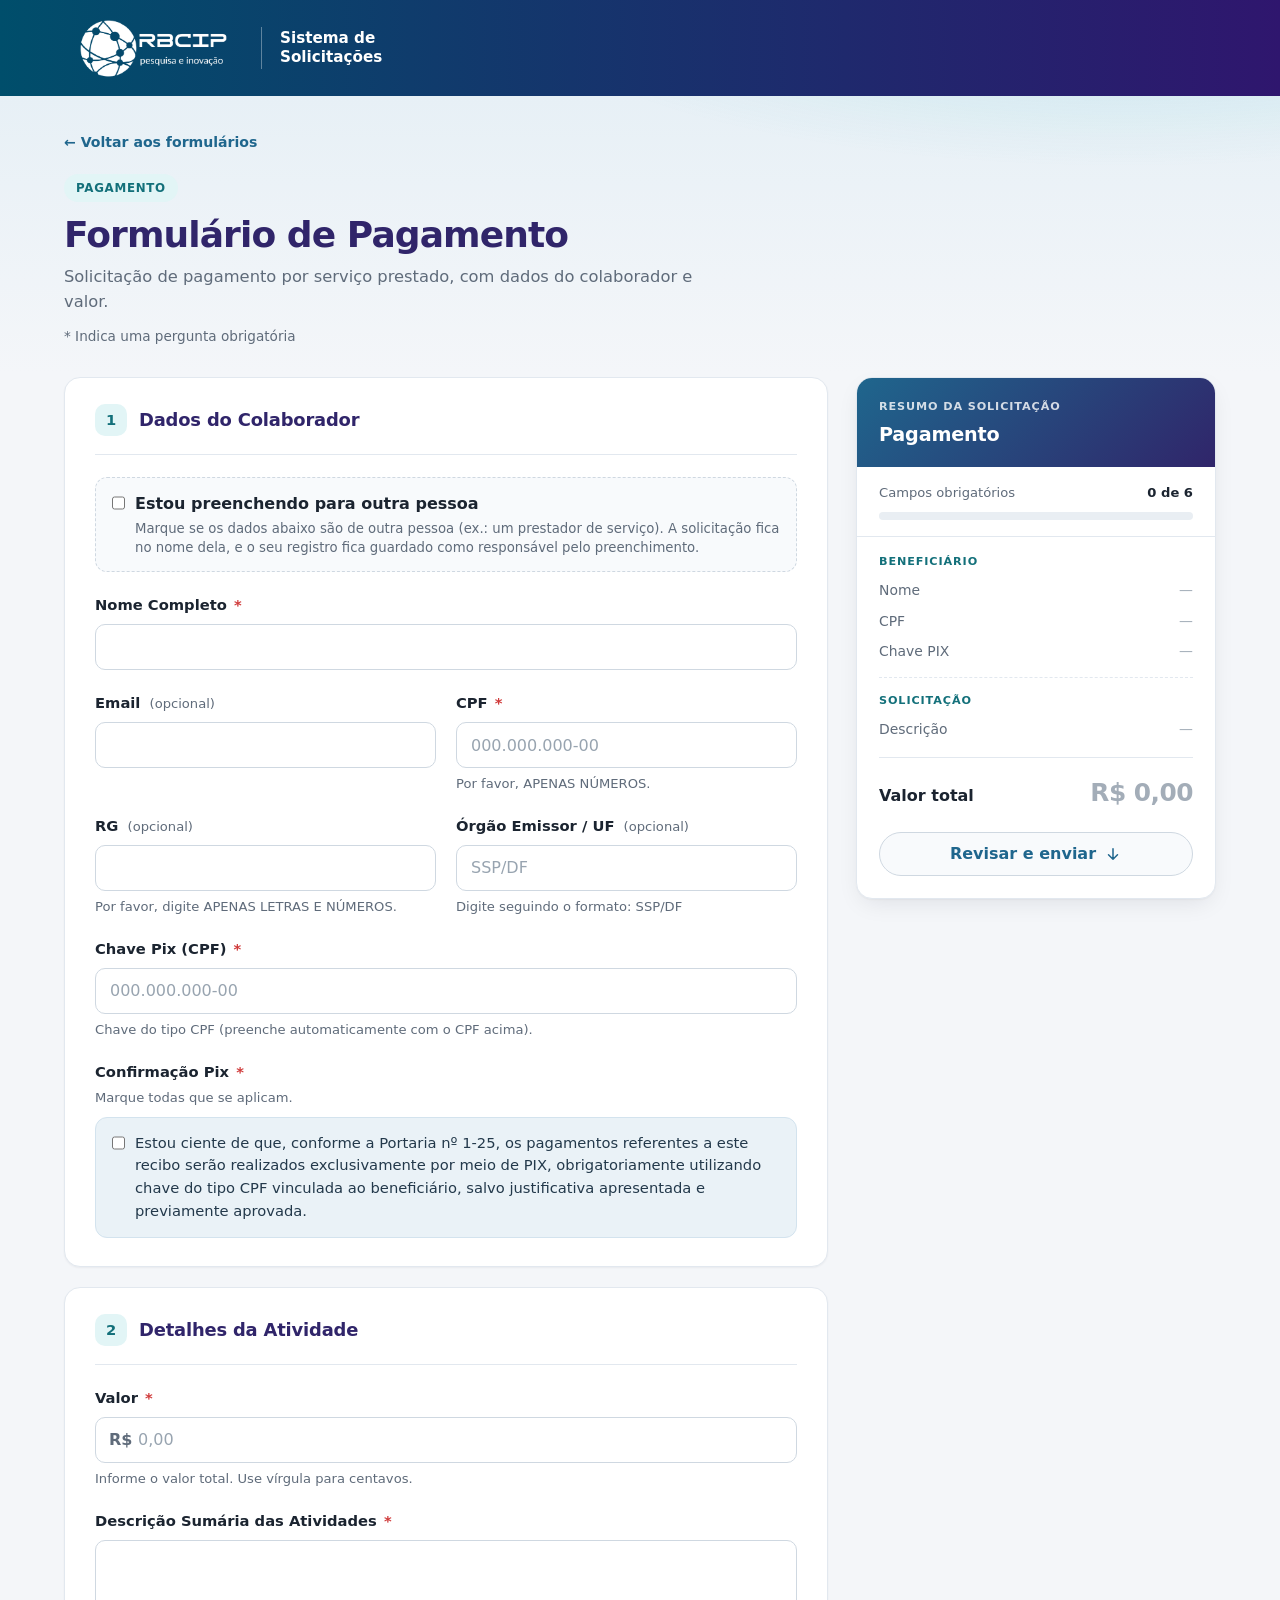
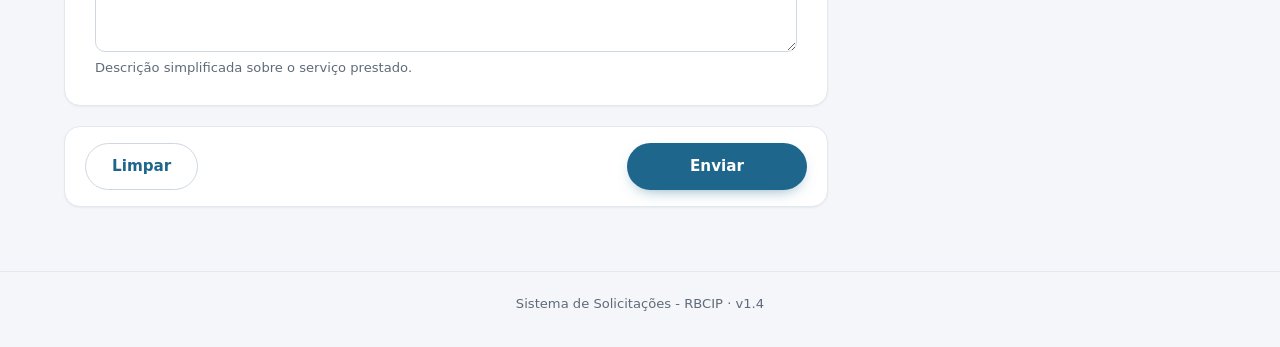
<file: forms/pagamentos.html>
<!DOCTYPE html>
<html lang="pt-BR">
<head>
  <meta charset="UTF-8" />
  <meta name="viewport" content="width=device-width, initial-scale=1.0" />
  <title>Formulário de Pagamento — RBCIP</title>
  <link rel="icon" href="../assets/img/favicon.ico" sizes="any" />
  <link rel="icon" type="image/png" href="../assets/img/favicon-32.png" sizes="32x32" />
  <link rel="apple-touch-icon" href="../assets/img/apple-touch-icon.png" />
  <link rel="stylesheet" href="../assets/css/styles.css" />
</head>
<body>
  <header class="brand-bar">
    <div class="brand-bar__inner">
      <img class="brand-bar__logo" src="../assets/img/logo.png"
           alt="RBCIP — pesquisa e inovação"
           onerror="this.style.display='none';
                    this.parentNode.querySelector('.brand-bar__texto').style.display='inline-flex';" />
      <span class="brand-bar__texto">RBCIP <small>pesquisa e inovação</small></span>
      <span class="brand-bar__divisor" aria-hidden="true"></span>
      <span class="brand-bar__sistema">Sistema de Solicitações</span>
    </div>
  </header>

  <section class="hero">
    <div class="hero__inner">
      <nav class="topbar">
        <a class="back-link" href="../index.html">← Voltar aos formulários</a>
      </nav>
      <span class="hero__pilula">Pagamento</span>
      <h1>Formulário de Pagamento</h1>
      <p class="hero__sub">Solicitação de pagamento por serviço prestado, com dados do colaborador e valor.</p>
      <p class="required-note">* Indica uma pergunta obrigatória</p>
    </div>
  </section>

  <main class="container container--form">
    <div class="form-card">

      <form id="form" novalidate>
        <!-- Seção 1 – Dados do Colaborador (bloco compartilhado) -->
        <div id="secao-colaborador"></div>

        <!-- Seção 2 – Detalhes da Atividade -->
        <section class="form-section">
          <h2 class="section-title"><span class="num">2</span>Detalhes da Atividade</h2>

          <div class="field" data-label="Valor" data-validate="money">
            <label>Valor <span class="req">*</span></label>
            <span class="hint">Informe o valor total. Use vírgula para centavos.</span>
            <div class="money-wrap">
              <input type="text" name="valor" inputmode="numeric" data-mask="money" placeholder="0,00" required />
            </div>
            <span class="error"></span>
          </div>

          <div class="field" data-label="Descrição Sumária das Atividades">
            <label>Descrição Sumária das Atividades <span class="req">*</span></label>
            <span class="hint">Descrição simplificada sobre o serviço prestado.</span>
            <textarea name="descricao" required></textarea>
            <span class="error"></span>
          </div>
        </section>

        <div class="actions">
          <button type="submit" class="btn btn-primary">Enviar</button>
          <button type="reset" class="btn btn-secondary">Limpar</button>
        </div>
      </form>

      <div class="success" id="sucesso">
        <div class="check">✓</div>
        <h2>Solicitação registrada!</h2>
        <p>Seu formulário de pagamento foi enviado com sucesso.</p>
        <div class="actions" style="justify-content:center">
          <button class="btn btn-secondary" id="baixar">Baixar comprovante</button>
          <a class="btn btn-primary" href="../index.html">Voltar ao início</a>
        </div>
      </div>
    </div>
  </main>

  <footer class="site-footer">Sistema de Solicitações - RBCIP · v1.4</footer>

  <script src="../assets/js/config.js"></script>
  <script src="../assets/js/data.js"></script>
  <script src="../assets/js/components.js"></script>
  <script src="../assets/js/supabase.js"></script>
  <script src="../assets/js/app.js"></script>
  <script src="../assets/js/resumo.js"></script>
  <script>
    montarSecaoColaborador({ nome: "texto", opcionais: ["email", "rg", "orgao_uf"] });
    ativarFormulario({ id: "pagamentos", titulo: "Formulário de Pagamento" });
    ativarResumo({ id: "pagamentos" });
  </script>
</body>
</html>
</file>
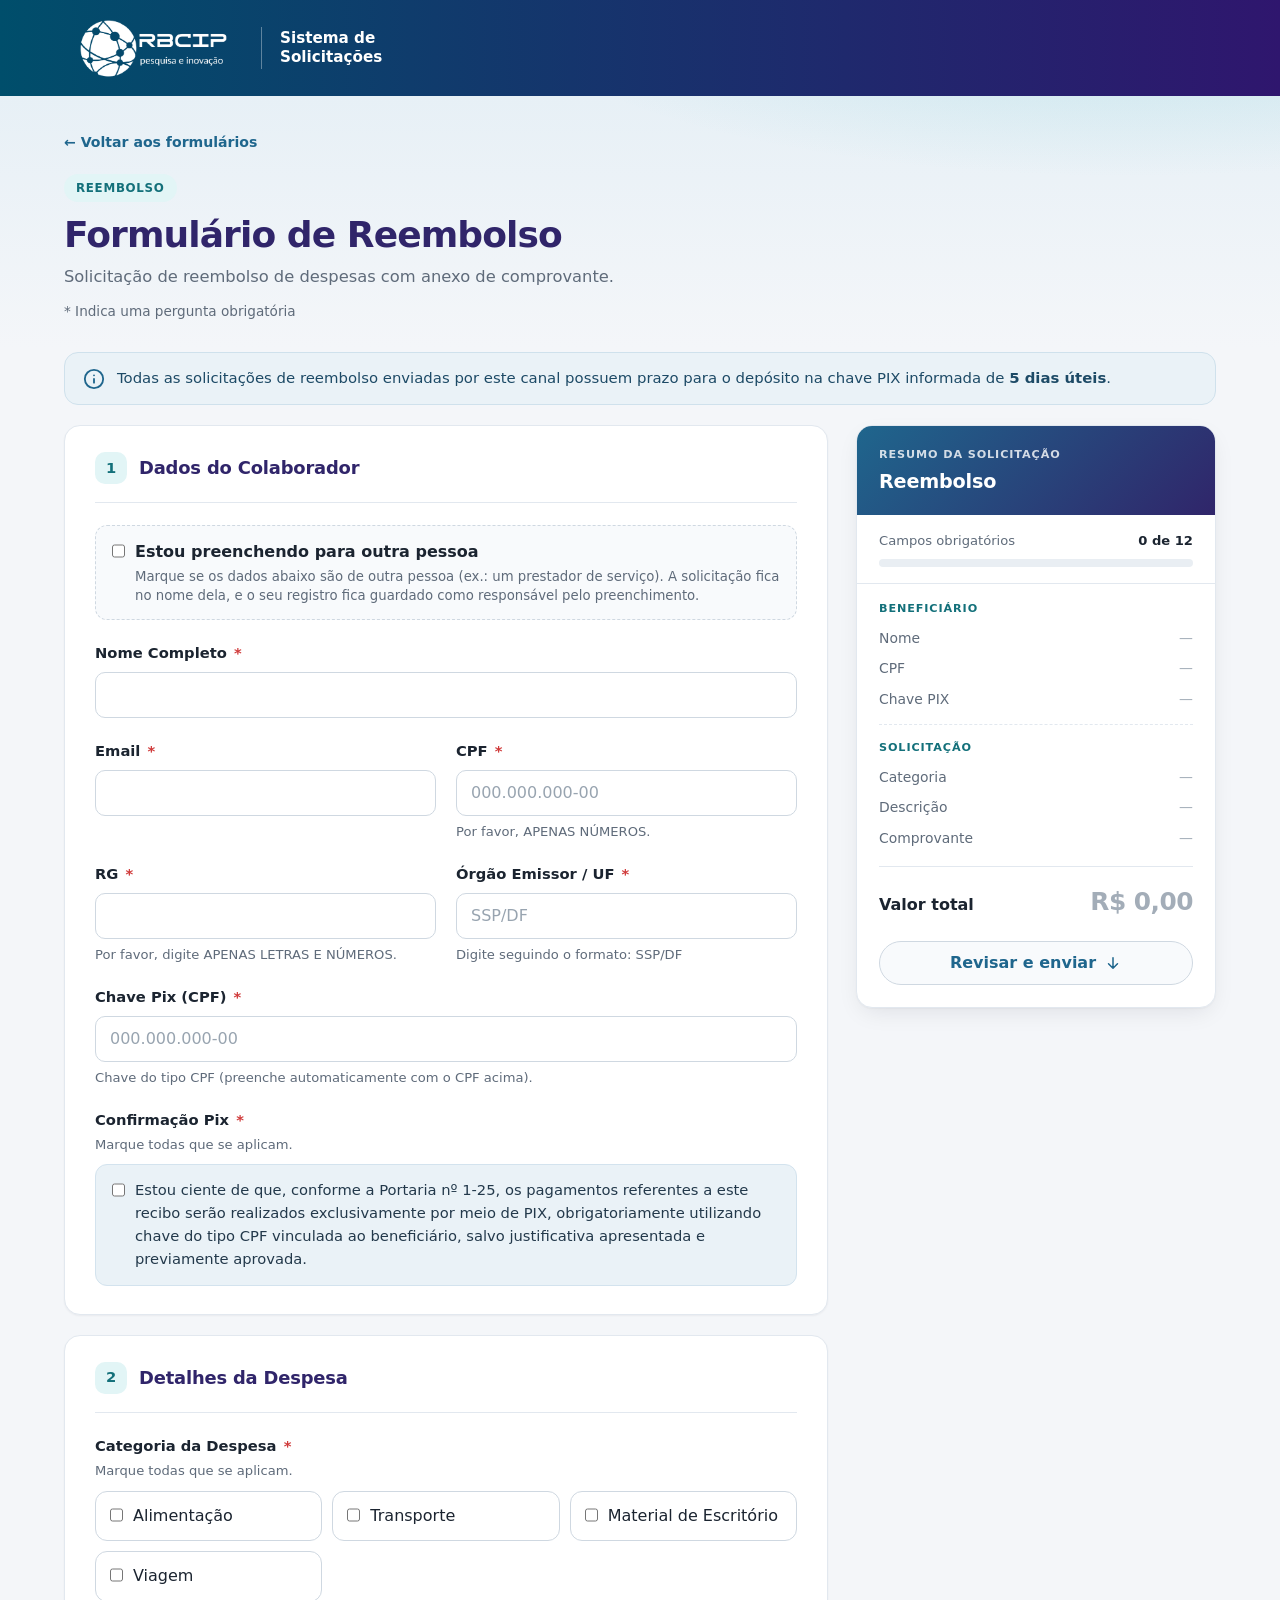
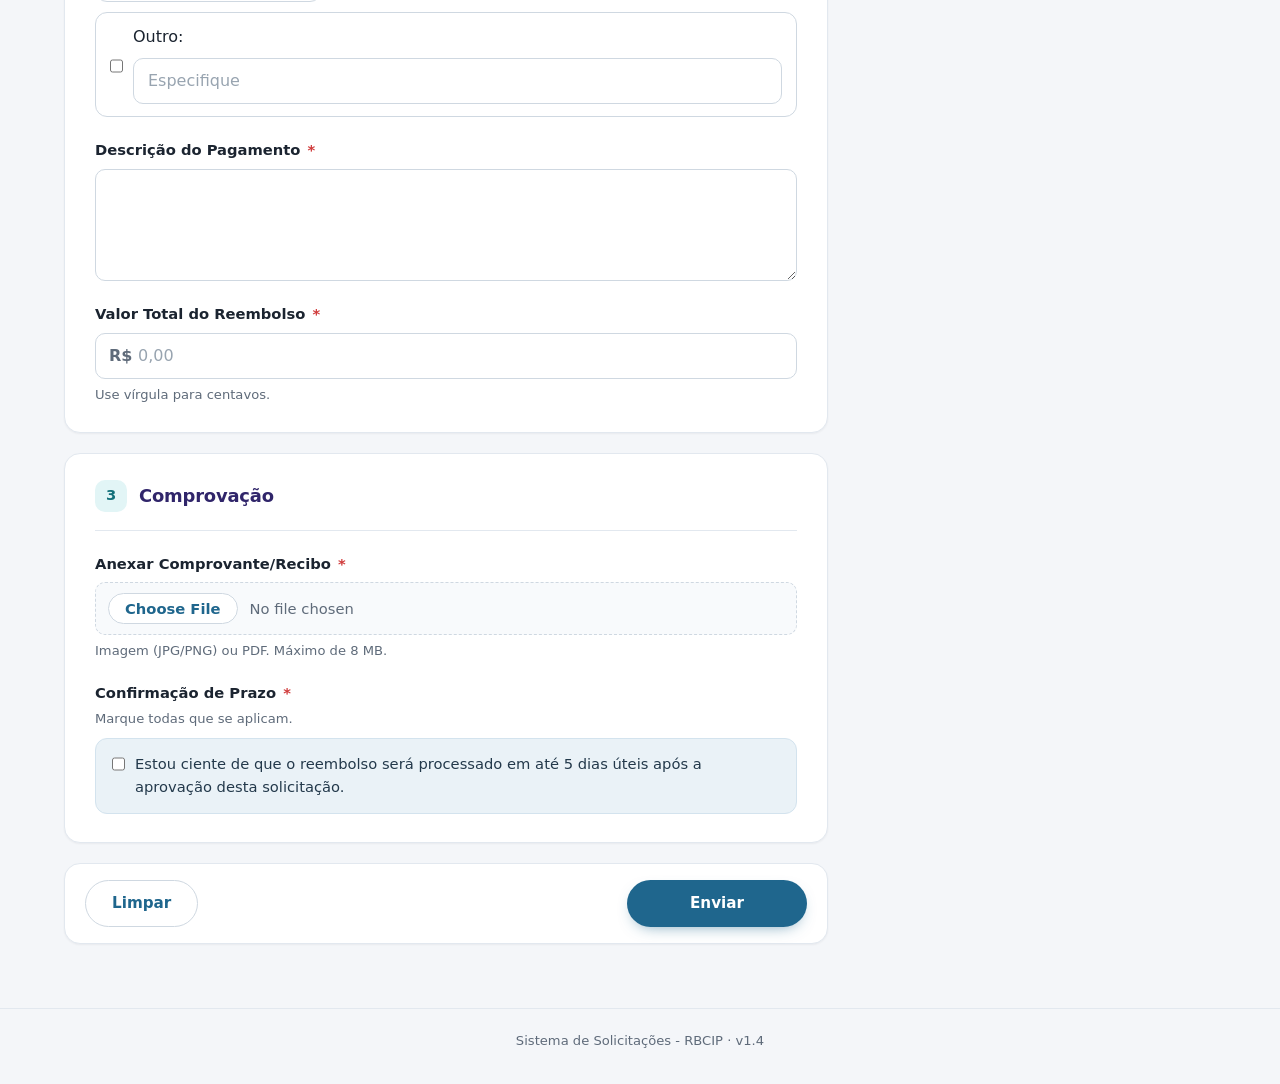
<file: forms/reembolso.html>
<!DOCTYPE html>
<html lang="pt-BR">
<head>
  <meta charset="UTF-8" />
  <meta name="viewport" content="width=device-width, initial-scale=1.0" />
  <title>Formulário de Reembolso — RBCIP</title>
  <link rel="icon" href="../assets/img/favicon.ico" sizes="any" />
  <link rel="icon" type="image/png" href="../assets/img/favicon-32.png" sizes="32x32" />
  <link rel="apple-touch-icon" href="../assets/img/apple-touch-icon.png" />
  <link rel="stylesheet" href="../assets/css/styles.css" />
</head>
<body>
  <header class="brand-bar">
    <div class="brand-bar__inner">
      <img class="brand-bar__logo" src="../assets/img/logo.png"
           alt="RBCIP — pesquisa e inovação"
           onerror="this.style.display='none';
                    this.parentNode.querySelector('.brand-bar__texto').style.display='inline-flex';" />
      <span class="brand-bar__texto">RBCIP <small>pesquisa e inovação</small></span>
      <span class="brand-bar__divisor" aria-hidden="true"></span>
      <span class="brand-bar__sistema">Sistema de Solicitações</span>
    </div>
  </header>

  <section class="hero">
    <div class="hero__inner">
      <nav class="topbar">
        <a class="back-link" href="../index.html">← Voltar aos formulários</a>
      </nav>
      <span class="hero__pilula">Reembolso</span>
      <h1>Formulário de Reembolso</h1>
      <p class="hero__sub">Solicitação de reembolso de despesas com anexo de comprovante.</p>
      <p class="required-note">* Indica uma pergunta obrigatória</p>
    </div>
  </section>

  <main class="container container--form">
    <div class="form-card">

      <div class="callout">
        <span class="i">ℹ️</span>
        <span>Todas as solicitações de reembolso enviadas por este canal possuem prazo
        para o depósito na chave PIX informada de <strong>5 dias úteis</strong>.</span>
      </div>

      <form id="form" novalidate>
        <!-- Seção 1 – Dados do Colaborador (bloco compartilhado) -->
        <div id="secao-colaborador"></div>

        <!-- Seção 2 – Detalhes da Despesa -->
        <section class="form-section">
          <h2 class="section-title"><span class="num">2</span>Detalhes da Despesa</h2>

          <div class="field" data-label="Categoria da Despesa" data-required="true">
            <label>Categoria da Despesa <span class="req">*</span></label>
            <span class="hint">Marque todas que se aplicam.</span>
            <div class="options">
              <label class="option"><input type="checkbox" name="categoria" value="Alimentação" /><span>Alimentação</span></label>
              <label class="option"><input type="checkbox" name="categoria" value="Transporte" /><span>Transporte</span></label>
              <label class="option"><input type="checkbox" name="categoria" value="Material de Escritório" /><span>Material de Escritório</span></label>
              <label class="option"><input type="checkbox" name="categoria" value="Viagem" /><span>Viagem</span></label>
              <label class="option">
                <input type="checkbox" name="categoria" data-other="true" />
                <span style="flex:1">
                  Outro:
                  <input type="text" class="other-input" placeholder="Especifique" />
                </span>
              </label>
            </div>
            <span class="error"></span>
          </div>

          <div class="field" data-label="Descrição do Pagamento">
            <label>Descrição do Pagamento <span class="req">*</span></label>
            <textarea name="descricao" required></textarea>
            <span class="error"></span>
          </div>

          <div class="field" data-label="Valor Total do Reembolso" data-validate="money">
            <label>Valor Total do Reembolso <span class="req">*</span></label>
            <span class="hint">Use vírgula para centavos.</span>
            <div class="money-wrap">
              <input type="text" name="valor" inputmode="numeric" data-mask="money" placeholder="0,00" required />
            </div>
            <span class="error"></span>
          </div>
        </section>

        <!-- Seção 3 – Comprovação -->
        <section class="form-section">
          <h2 class="section-title"><span class="num">3</span>Comprovação</h2>

          <div class="field" data-label="Anexar Comprovante/Recibo">
            <label>Anexar Comprovante/Recibo <span class="req">*</span></label>
            <span class="hint">Imagem (JPG/PNG) ou PDF. Máximo de 8 MB.</span>
            <input type="file" name="comprovante" accept="image/*,application/pdf" required />
            <span class="error"></span>
          </div>

          <div class="field" data-label="Confirmação de Prazo" data-required="true">
            <label>Confirmação de Prazo <span class="req">*</span></label>
            <span class="hint">Marque todas que se aplicam.</span>
            <div class="confirm-box">
              <label class="option">
                <input type="checkbox" name="confirmacao_prazo" value="Ciente do prazo de 5 dias úteis" />
                <span>Estou ciente de que o reembolso será processado em até 5 dias úteis após
                a aprovação desta solicitação.</span>
              </label>
            </div>
            <span class="error"></span>
          </div>
        </section>

        <div class="actions">
          <button type="submit" class="btn btn-primary">Enviar</button>
          <button type="reset" class="btn btn-secondary">Limpar</button>
        </div>
      </form>

      <div class="success" id="sucesso">
        <div class="check">✓</div>
        <h2>Solicitação registrada!</h2>
        <p>Seu formulário de reembolso foi enviado com sucesso.</p>
        <div class="actions" style="justify-content:center">
          <button class="btn btn-secondary" id="baixar">Baixar comprovante</button>
          <a class="btn btn-primary" href="../index.html">Voltar ao início</a>
        </div>
      </div>
    </div>
  </main>

  <footer class="site-footer">Sistema de Solicitações - RBCIP · v1.4</footer>

  <script src="../assets/js/config.js"></script>
  <script src="../assets/js/data.js"></script>
  <script src="../assets/js/components.js"></script>
  <script src="../assets/js/supabase.js"></script>
  <script src="../assets/js/auth.js"></script>
  <script src="../assets/js/app.js"></script>
  <script src="../assets/js/resumo.js"></script>
  <script>
    montarSecaoColaborador({ nome: "texto" });
    ativarFormulario({ id: "reembolso", titulo: "Formulário de Reembolso", requerLogin: true });
    ativarResumo({ id: "reembolso" });
  </script>
</body>
</html>
</file>
<file: assets/css/styles.css>
/* =============================================================
   Sistema de Solicitações - RBCIP
   Estilo compartilhado (página inicial, formulários e painel)

   Paleta do site institucional da RBCIP:
     azul   #1f668d — ações, links, foco
     ciano  #30b6c2 — destaques, progresso, pílulas
     índigo #30256a — títulos
   A barra de marca segue o Padrão de Cabeçalho RBCIP (gradiente
   #004e6b → #2f166e, logo de 60px) e não deve ser alterada.
   ============================================================= */

:root {
  /* Barra de marca — padrão RBCIP (não alterar) */
  --cor-primaria:        #004e6b;
  --cor-primaria-escura: #003a50;
  --cor-primaria-clara:  #e6eff3;
  --cor-secundaria:      #308ead;
  --cor-roxo:            #2f166e;

  /* Paleta do site institucional */
  --azul:         #1f668d;
  --azul-escuro:  #174f6e;
  --azul-claro:   #eaf2f7;
  --ciano:        #30b6c2;
  --ciano-texto:  #13707a;  /* ciano legível sobre fundo claro */
  --ciano-claro:  #e2f5f6;
  --indigo:       #30256a;

  /* Aliases usados pelo painel e pelos módulos */
  --brand:        var(--azul);
  --brand-dark:   var(--azul-escuro);
  --brand-light:  var(--azul-claro);
  --gold:         var(--ciano);
  --accent:       #15803d;  /* sucesso */
  --danger:       #d03b3b;  /* erro */
  --bg:           #f4f6f9;
  --surface:      #ffffff;
  --surface-2:    #f8fafc;
  --text:         #1b2430;
  --muted:        #5f6b7a;
  --border:       #e2e8ef;
  --border-forte: #cfd8e1;
  --radius:       16px;
  --radius-sm:    10px;
  --shadow-sm:    0 1px 2px rgba(16, 24, 40, 0.05);
  --shadow:       0 1px 2px rgba(16, 24, 40, 0.04), 0 8px 24px -6px rgba(16, 24, 40, 0.10);
  --shadow-lg:    0 20px 44px -16px rgba(31, 102, 141, 0.32);
  /* Fonte nativa (padrão RBCIP: sem webfonts, carrega instantâneo) */
  --font:         "Segoe UI", system-ui, -apple-system, Roboto, "Helvetica Neue", Arial, sans-serif;
  --maxw:         1200px;
}

* { box-sizing: border-box; }

html, body { height: 100%; }

body {
  margin: 0;
  font-family: var(--font);
  color: var(--text);
  background: var(--bg);
  line-height: 1.55;
  -webkit-font-smoothing: antialiased;
  text-rendering: optimizeLegibility;
}

a { color: var(--azul); }

/* [hidden] é só display:none do navegador — qualquer display explícito o
   vence. Vale para o documento inteiro (uma regra restrita a dois blocos
   já deixou um aviso vazio ocupando espaço). */
[hidden] { display: none !important; }

:focus-visible { outline: 3px solid rgba(48, 182, 194, 0.55); outline-offset: 2px; }

/* ---------- Barra de marca (padrão RBCIP) ----------
   Largura total, gradiente sempre 90deg, nunca invertido, logo de 60px.
   O conteúdo interno acompanha a largura das páginas. */
.brand-bar {
  background: linear-gradient(90deg, var(--cor-primaria) 0%, var(--cor-roxo) 100%);
  padding: 18px 24px;
  display: flex;
  align-items: center;
  min-height: 96px;
}
.brand-bar__inner {
  width: 100%;
  max-width: calc(var(--maxw) - 48px);
  margin: 0 auto;
  display: flex;
  align-items: center;
  gap: 18px;
}
.brand-bar--centro,
.brand-bar--centro .brand-bar__inner { justify-content: center; }
.brand-bar__logo { height: 60px; width: auto; display: block; }
.brand-bar__divisor {
  width: 1px;
  height: 42px;
  background: rgba(255, 255, 255, 0.35);
}
.brand-bar__sistema {
  color: #ffffff;
  font-size: 0.95rem;
  font-weight: 600;
  line-height: 1.25;
  max-width: 120px;
}

/* Fallback textual — só aparece se a logo falhar */
.brand-bar__texto {
  display: none;
  align-items: baseline;
  gap: 8px;
  color: #ffffff;
  font-weight: 700;
  font-size: 22px;
  letter-spacing: 2px;
}
.brand-bar__texto small {
  font-weight: 400;
  font-size: 12px;
  letter-spacing: 1px;
  opacity: .85;
  text-transform: lowercase;
}

/* ---------- Cabeçalho de página: título + ações (painel) ---------- */
.page-head {
  display: flex;
  align-items: flex-start;
  justify-content: space-between;
  gap: 16px;
  flex-wrap: wrap;
  margin-bottom: 22px;
}
.page-head__titulo {
  margin: 0;
  font-size: 28px;
  font-weight: 800;
  letter-spacing: -.02em;
  color: var(--indigo);
}
.page-head__sub { margin: 4px 0 0; color: var(--muted); font-size: 14px; }

/* ---------- Faixa de abertura das páginas (hero) ---------- */
.hero {
  background:
    radial-gradient(900px 260px at 88% -40%, rgba(48, 182, 194, 0.20), transparent 70%),
    linear-gradient(180deg, #e7f0f6 0%, var(--bg) 100%);
}
.hero__inner {
  max-width: var(--maxw);
  margin: 0 auto;
  padding: 30px 24px 26px;
}
.hero__pilula {
  display: inline-flex;
  align-items: center;
  gap: 6px;
  background: var(--ciano-claro);
  color: var(--ciano-texto);
  font-size: 0.74rem;
  font-weight: 700;
  letter-spacing: 0.06em;
  text-transform: uppercase;
  padding: 5px 12px;
  border-radius: 999px;
}
.hero h1 {
  margin: 12px 0 8px;
  font-size: clamp(26px, 3.2vw, 36px);
  line-height: 1.15;
  font-weight: 800;
  letter-spacing: -.025em;
  color: var(--indigo);
  text-wrap: balance;
}
.hero__sub { margin: 0; color: var(--muted); font-size: 1.02rem; max-width: 64ch; }

/* ---------- Container ---------- */
.container {
  max-width: var(--maxw);
  margin: 0 auto;
  padding: 8px 24px 64px;
}

/* ---------- Página inicial: cartões dos formulários ---------- */
.cards {
  display: grid;
  grid-template-columns: repeat(auto-fit, minmax(250px, 1fr));
  gap: 20px;
  margin-top: 6px;
}
.card {
  position: relative;
  display: flex;
  flex-direction: column;
  background: var(--surface);
  border: 1px solid var(--border);
  border-radius: 20px;
  padding: 26px 24px 22px;
  text-decoration: none;
  color: inherit;
  box-shadow: var(--shadow-sm);
  overflow: hidden;
  transition: box-shadow .2s ease, border-color .2s ease, transform .2s ease;
}
.card::before {
  content: "";
  position: absolute;
  left: 0; right: 0; top: 0;
  height: 4px;
  background: linear-gradient(90deg, var(--azul), var(--ciano));
  transform: scaleX(0);
  transform-origin: left;
  transition: transform .25s ease;
}
.card:hover {
  transform: translateY(-3px);
  box-shadow: var(--shadow-lg);
  border-color: #cfe0ea;
}
.card:hover::before { transform: scaleX(1); }
.card__icone {
  width: 52px;
  height: 52px;
  border-radius: 14px;
  background: var(--ciano-claro);
  color: var(--indigo);
  display: grid;
  place-items: center;
  margin-bottom: 18px;
}
.card__icone svg { width: 28px; height: 28px; }
.card h2 {
  margin: 0 0 6px;
  font-size: 1.12rem;
  font-weight: 750;
  letter-spacing: -0.01em;
  color: var(--indigo);
}
.card p {
  margin: 0;
  color: var(--muted);
  font-size: 0.92rem;
  flex: 1;
}
.card__rodape {
  display: flex;
  align-items: center;
  justify-content: space-between;
  gap: 10px;
  margin-top: 22px;
  padding-top: 16px;
  border-top: 1px solid var(--border);
}
.card__acesso {
  display: inline-flex;
  align-items: center;
  gap: 6px;
  font-size: 0.8rem;
  color: var(--muted);
}
.card__acesso svg { width: 15px; height: 15px; }
.card .go {
  display: inline-flex;
  align-items: center;
  gap: 6px;
  font-weight: 700;
  color: var(--azul);
  font-size: 0.9rem;
}
.card .go svg { width: 18px; height: 18px; transition: transform .2s ease; }
.card:hover .go svg { transform: translateX(3px); }

/* ---------- Formulários: área de conteúdo ---------- */
.container--form { padding-top: 4px; }
/* .form-card continua existindo (o login e a barra do usuário entram
   nele), mas deixou de ser uma caixa: organiza o layout. */
.form-card { min-width: 0; }
.form-intro { color: var(--muted); margin: 0 0 4px; font-size: 0.95rem; }
.required-note {
  margin: 12px 0 0;
  color: var(--muted);
  font-size: 0.85rem;
}

/* Formulário em duas colunas: campos à esquerda, resumo à direita.
   O resumo fica DENTRO do <form>, antes do envio: no celular ele
   aparece naturalmente como revisão logo acima dos botões. */
#form {
  display: grid;
  grid-template-columns: minmax(0, 1fr) 360px;
  column-gap: 28px;
}
#form > * { grid-column: 1; min-width: 0; }
#form > .resumo-sol {
  grid-column: 2;
  grid-row: 1 / span 40;
  align-self: start;
  position: sticky;
  top: 20px;
}
@media (max-width: 1023px) {
  #form { grid-template-columns: minmax(0, 1fr); }
  #form > .resumo-sol { grid-column: 1; grid-row: auto; position: static; margin-bottom: 20px; }
}

/* ---------- Barra de navegação (voltar) ---------- */
.topbar { margin-bottom: 14px; }
.back-link {
  display: inline-flex;
  align-items: center;
  gap: 6px;
  text-decoration: none;
  color: var(--azul);
  font-weight: 600;
  font-size: 0.88rem;
  padding: 6px 12px 6px 10px;
  margin-left: -10px;
  border-radius: 999px;
  transition: background .15s ease;
}
.back-link:hover { background: rgba(31, 102, 141, 0.08); }

/* ---------- Seções em cartões ---------- */
.form-section {
  display: grid;
  grid-template-columns: 1fr 1fr;
  column-gap: 20px;
  background: var(--surface);
  border: 1px solid var(--border);
  border-radius: var(--radius);
  box-shadow: var(--shadow-sm);
  padding: 26px 30px 6px;
  margin-bottom: 20px;
}
.form-section > * { grid-column: 1 / -1; min-width: 0; }
/* Campos curtos lado a lado (em pares, na ordem em que aparecem) */
.form-section > .field:is(
  [data-label="Email"], [data-label="CPF"],
  [data-label="RG"], [data-label="Órgão Emissor / UF"],
  [data-label="Origem (Estado e Município)"], [data-label="Destino (Estado e Município)"],
  [data-label="Período Inicial"], [data-label="Período Final"]
) { grid-column: auto; }

.section-title {
  display: flex;
  align-items: center;
  gap: 12px;
  margin: 0 0 22px;
  padding-bottom: 18px;
  border-bottom: 1px solid var(--border);
  font-size: 1.12rem;
  font-weight: 750;
  letter-spacing: -0.01em;
  color: var(--indigo);
}
.section-title .num {
  flex: none;
  width: 32px;
  height: 32px;
  border-radius: 10px;
  background: var(--ciano-claro);
  color: var(--ciano-texto);
  font-size: 0.92rem;
  font-weight: 800;
  display: grid;
  place-items: center;
}

/* ---------- Campos ----------
   Ordem visual: rótulo → campo → dica → erro. Com a dica abaixo, campos
   lado a lado ficam alinhados mesmo com dicas de tamanhos diferentes. */
.field { display: flex; flex-direction: column; margin-bottom: 22px; min-width: 0; }
.field > label {
  order: 0;
  font-weight: 600;
  font-size: 0.92rem;
  margin-bottom: 7px;
}
.field > input, .field > select, .field > textarea,
.field > .money-wrap, .field > .ac, .field > .options, .field > .confirm-box { order: 1; }
.field .hint {
  order: 2;
  color: var(--muted);
  font-size: 0.82rem;
  line-height: 1.45;
  margin-top: 6px;
}
/* Em grupos de opções a instrução vem antes ("marque todas…") */
.field:has(> .options) > .hint,
.field:has(> .confirm-box) > .hint { order: 0; margin: -3px 0 10px; }
.field > .error { order: 3; }
.field > .aviso { order: 4; }
.field > .file-preview { order: 5; }
.field .req { color: var(--danger); margin-left: 2px; }
.field .opcional { color: var(--muted); font-weight: 400; font-size: 0.82rem; margin-left: 4px; }

input[type="text"],
input[type="email"],
input[type="password"],
input[type="date"],
input[type="file"],
textarea,
select {
  width: 100%;
  min-height: 46px;
  padding: 11px 14px;
  font-size: 1rem;
  font-family: inherit;
  color: var(--text);
  background: #fff;
  border: 1px solid var(--border-forte);
  border-radius: var(--radius-sm);
  transition: border-color .15s ease, box-shadow .15s ease, background-color .15s ease;
}
input::placeholder, textarea::placeholder { color: #98a4b0; }
input:hover, textarea:hover, select:hover { border-color: #b4c1cd; }
input:focus, textarea:focus, select:focus {
  outline: none;
  border-color: var(--azul);
  box-shadow: 0 0 0 4px rgba(31, 102, 141, 0.14);
}
textarea { min-height: 112px; resize: vertical; line-height: 1.5; }
/* iPhone (Safari): o campo de data tem largura mínima própria e ignora
   width:100% — vazava do cartão no celular. appearance:none devolve o
   controle do tamanho (a mesma correção já usada nos filtros do painel)
   e o texto volta para a esquerda, que o iOS centraliza. O min-height
   acima evita que o campo vazio encolha no iOS. */
input[type="date"] {
  -webkit-appearance: none;
  appearance: none;
  display: block;
  min-width: 0;
  max-width: 100%;
  text-align: left;
}
input[type="date"]::-webkit-date-and-time-value { text-align: left; margin: 0; }
select {
  appearance: none;
  -webkit-appearance: none;
  padding-right: 42px;
  background: #fff url("data:image/svg+xml,%3Csvg xmlns='http://www.w3.org/2000/svg' viewBox='0 0 24 24' fill='none' stroke='%235f6b7a' stroke-width='2' stroke-linecap='round' stroke-linejoin='round'%3E%3Cpath d='m6 9 6 6 6-6'/%3E%3C/svg%3E") no-repeat right 14px center / 18px 18px;
  cursor: pointer;
}
input[type="file"] {
  padding: 10px 12px;
  background: var(--surface-2);
  border-style: dashed;
  cursor: pointer;
  font-size: 0.92rem;
  color: var(--muted);
}
input[type="file"]::file-selector-button {
  font: inherit;
  font-weight: 600;
  color: var(--azul);
  background: #fff;
  border: 1px solid var(--border-forte);
  border-radius: 999px;
  padding: 6px 16px;
  margin-right: 12px;
  cursor: pointer;
  transition: border-color .15s ease, background .15s ease;
}
input[type="file"]::file-selector-button:hover { border-color: var(--azul); background: var(--azul-claro); }
input[type="checkbox"], input[type="radio"] {
  accent-color: var(--azul);
  width: 18px;
  height: 18px;
  cursor: pointer;
}

/* Grupo de valor monetário */
.money-wrap { position: relative; }
.money-wrap::before {
  content: "R$";
  position: absolute;
  left: 14px;
  top: 50%;
  transform: translateY(-50%);
  color: var(--muted);
  font-weight: 600;
  pointer-events: none;
}
.money-wrap input { padding-left: 42px; font-variant-numeric: tabular-nums; }

/* Grupos de opções (checkbox / radio) */
.options {
  display: grid;
  grid-template-columns: repeat(auto-fill, minmax(200px, 1fr));
  gap: 10px;
}
.option {
  display: flex;
  align-items: flex-start;
  gap: 10px;
  padding: 12px 14px;
  background: #fff;
  border: 1px solid var(--border-forte);
  border-radius: 12px;
  cursor: pointer;
  transition: border-color .15s ease, background .15s ease, box-shadow .15s ease;
}
.option:hover { border-color: var(--azul); background: var(--azul-claro); }
.option:has(input:checked) {
  border-color: var(--azul);
  background: var(--azul-claro);
  box-shadow: inset 0 0 0 1px var(--azul);
}
.option input { margin: 2px 0 0; width: auto; flex: none; }
/* Item flex não encolhe abaixo do conteúdo: sem isto, o "Outro:" (que
   contém um campo de texto) vazava da tela em celulares de 320px */
.option > span { min-width: 0; }
.option .other-input { width: 100%; min-width: 0; }
.options .option:has(.other-input) { grid-column: 1 / -1; align-items: center; }
.option .other-input { margin-top: 8px; }

.confirm-box {
  background: var(--azul-claro);
  border: 1px solid #d3e3ee;
  border-radius: 12px;
  padding: 14px 16px;
  transition: border-color .15s ease, background .15s ease;
}
.confirm-box:has(input:checked) { border-color: var(--azul); background: #e1edf5; }
.confirm-box .option,
.confirm-box .option:hover,
.confirm-box .option:has(input:checked) { border: none; background: transparent; padding: 0; box-shadow: none; }
.confirm-box .option span { font-size: 0.92rem; line-height: 1.55; color: #23394b; }

/* Avisos informativos (ícones em SVG no lugar dos emojis) */
.callout {
  display: flex;
  align-items: flex-start;
  gap: 12px;
  background: var(--azul-claro);
  border: 1px solid #cfe1ec;
  border-radius: 14px;
  padding: 14px 18px;
  font-size: 0.93rem;
  color: #1d4a66;
  margin-bottom: 20px;
}
.callout .i {
  flex: none;
  width: 22px;
  height: 22px;
  margin-top: 1px;
  font-size: 0;
  background: url("data:image/svg+xml,%3Csvg xmlns='http://www.w3.org/2000/svg' viewBox='0 0 24 24' fill='none' stroke='%231f668d' stroke-width='2' stroke-linecap='round' stroke-linejoin='round'%3E%3Ccircle cx='12' cy='12' r='10'/%3E%3Cpath d='M12 16v-4M12 8h.01'/%3E%3C/svg%3E") center / 22px no-repeat;
}
.callout-error { background: #fdeeee; border-color: #f4cccc; color: #962d2d; }
.callout-error .i {
  background-image: url("data:image/svg+xml,%3Csvg xmlns='http://www.w3.org/2000/svg' viewBox='0 0 24 24' fill='none' stroke='%23d03b3b' stroke-width='2' stroke-linecap='round' stroke-linejoin='round'%3E%3Cpath d='M10.3 3.9 1.8 18a2 2 0 0 0 1.7 3h17a2 2 0 0 0 1.7-3L13.7 3.9a2 2 0 0 0-3.4 0z'/%3E%3Cpath d='M12 9v4M12 17h.01'/%3E%3C/svg%3E");
}

/* ---------- Validação ---------- */
.field.invalid input,
.field.invalid textarea,
.field.invalid select { border-color: var(--danger); }
.field.invalid input:focus,
.field.invalid textarea:focus,
.field.invalid select:focus { box-shadow: 0 0 0 4px rgba(208, 59, 59, 0.12); }
.field.invalid .option { border-color: #eab3b3; }
.field .error {
  display: none;
  color: var(--danger);
  font-size: 0.82rem;
  font-weight: 500;
  margin-top: 6px;
}
.field.invalid .error { display: block; }

/* Estado válido (feedback em tempo real) */
.field.valido input,
.field.valido textarea,
.field.valido select { border-color: #8fcfaa; }

/* Aviso não bloqueante (ex.: chave PIX diferente do CPF) */
.field .aviso {
  margin: 8px 0 0;
  padding: 8px 12px;
  background: #fff7e6;
  border: 1px solid #f1dfb0;
  border-radius: 10px;
  color: #7a5900;
  font-size: 0.83rem;
}

/* Prévia do comprovante */
.file-preview {
  display: flex;
  align-items: center;
  gap: 12px;
  margin-top: 10px;
  padding: 10px 12px;
  background: var(--surface-2);
  border: 1px solid var(--border);
  border-radius: 12px;
  font-size: 0.85rem;
  color: var(--muted);
  word-break: break-word;
}
.file-preview img {
  width: 52px;
  height: 52px;
  object-fit: cover;
  border-radius: 8px;
  border: 1px solid var(--border);
}
/* Ícone de PDF desenhado, no lugar do emoji */
.file-preview .file-icone {
  flex: none;
  width: 40px;
  height: 40px;
  border-radius: 10px;
  font-size: 0;
  background: var(--azul-claro) url("data:image/svg+xml,%3Csvg xmlns='http://www.w3.org/2000/svg' viewBox='0 0 24 24' fill='none' stroke='%231f668d' stroke-width='1.8' stroke-linecap='round' stroke-linejoin='round'%3E%3Cpath d='M14 3H7a2 2 0 0 0-2 2v14a2 2 0 0 0 2 2h10a2 2 0 0 0 2-2V8z'/%3E%3Cpath d='M14 3v5h5M9 13h6M9 17h4'/%3E%3C/svg%3E") center / 22px no-repeat;
}

/* ---------- Ações ---------- */
.actions {
  display: flex;
  flex-wrap: wrap;
  align-items: center;
  gap: 12px;
}
/* No formulário, a barra de envio é um cartão: Limpar à esquerda,
   Enviar à direita (a ação principal no fim do percurso do olhar). */
#form > .actions {
  justify-content: flex-end;
  background: var(--surface);
  border: 1px solid var(--border);
  border-radius: var(--radius);
  box-shadow: var(--shadow-sm);
  padding: 16px 20px;
}
#form > .actions .btn-secondary { order: -1; margin-right: auto; }
#form > .actions .btn-primary { min-width: 180px; }

.btn {
  appearance: none;
  border: 1px solid transparent;
  cursor: pointer;
  font: inherit;
  font-weight: 700;
  font-size: 0.95rem;
  min-height: 46px;
  padding: 11px 26px;
  border-radius: 999px;
  text-decoration: none;
  display: inline-flex;
  align-items: center;
  justify-content: center;
  gap: 8px;
  transition: background .15s ease, border-color .15s ease, box-shadow .15s ease, transform .15s ease;
}
.btn-primary {
  background: var(--azul);
  color: #fff;
  box-shadow: 0 6px 16px -8px rgba(31, 102, 141, 0.7);
}
.btn-primary:hover { background: var(--azul-escuro); transform: translateY(-1px); box-shadow: 0 10px 22px -10px rgba(31, 102, 141, 0.75); }
.btn-primary:active { transform: none; box-shadow: inset 0 2px 4px rgba(0, 0, 0, 0.15); }
.btn-primary:disabled { opacity: .65; cursor: progress; transform: none; }
.btn-secondary {
  background: #fff;
  color: var(--azul);
  border-color: var(--border-forte);
}
.btn-secondary:hover { border-color: var(--azul); background: var(--azul-claro); }

/* ---------- Tela de sucesso ---------- */
.success {
  display: none;
  max-width: 600px;
  margin: 4px auto 0;
  text-align: center;
  background: var(--surface);
  border: 1px solid var(--border);
  border-radius: 22px;
  box-shadow: var(--shadow);
  padding: 44px 32px 36px;
}
.success.show { display: block; }
.success .check {
  width: 76px;
  height: 76px;
  margin: 0 auto 18px;
  border-radius: 50%;
  background: #e8f6ee;
  color: var(--accent);
  box-shadow: 0 0 0 10px #f3fbf6;
  display: grid;
  place-items: center;
  font-size: 2.1rem;
  font-weight: 700;
}
.success h2 { margin: 0 0 8px; font-size: 1.6rem; font-weight: 800; color: var(--indigo); letter-spacing: -.02em; }
.success p { color: var(--muted); margin: 0 0 24px; }

/* ---------- Barra do usuário logado ---------- */
.user-bar {
  display: flex;
  align-items: center;
  justify-content: space-between;
  gap: 12px;
  background: var(--surface);
  border: 1px solid var(--border);
  border-radius: 999px;
  box-shadow: var(--shadow-sm);
  padding: 7px 8px 7px 8px;
  margin-bottom: 20px;
  font-size: 0.9rem;
}
.user-bar__quem { display: flex; align-items: center; gap: 10px; min-width: 0; }
.user-bar__avatar {
  flex: none;
  width: 34px;
  height: 34px;
  border-radius: 50%;
  background: linear-gradient(135deg, var(--azul), var(--indigo));
  color: #fff;
  font-size: 0.78rem;
  font-weight: 700;
  letter-spacing: .02em;
  display: grid;
  place-items: center;
}
.user-bar__texto { display: flex; flex-direction: column; line-height: 1.2; min-width: 0; }
.user-bar__texto small { color: var(--muted); font-size: 0.72rem; }
.user-bar__texto b { overflow: hidden; text-overflow: ellipsis; white-space: nowrap; color: var(--text); }
.link-sair {
  appearance: none;
  border: 1px solid var(--border-forte);
  background: #fff;
  color: var(--azul);
  font: inherit;
  font-size: 0.85rem;
  font-weight: 600;
  padding: 6px 16px;
  border-radius: 999px;
  cursor: pointer;
  transition: border-color .15s ease, background .15s ease;
}
.link-sair:hover { border-color: var(--azul); background: var(--azul-claro); }

/* ---------- Tela de login (CPF) ---------- */
.login-panel {
  max-width: 440px;
  margin: 4px auto 0;
  background: var(--surface);
  border: 1px solid var(--border);
  border-radius: 22px;
  box-shadow: var(--shadow);
  padding: 36px 32px 32px;
}
.login-head { text-align: center; margin-bottom: 18px; }
.login-icon {
  width: 60px;
  height: 60px;
  margin: 0 auto 14px;
  border-radius: 18px;
  background: var(--ciano-claro);
  color: var(--indigo);
  display: grid;
  place-items: center;
}
.login-icon svg { width: 28px; height: 28px; }
.login-head h2 { margin: 0 0 6px; font-size: 1.4rem; font-weight: 800; color: var(--indigo); letter-spacing: -.02em; }
.login-head p { margin: 0; color: var(--muted); font-size: 0.93rem; }
.login-step label {
  display: block;
  font-weight: 600;
  font-size: 0.92rem;
  margin: 14px 0 7px;
}
.login-step .btn { width: 100%; margin-top: 16px; }
.login-info { color: var(--muted); font-size: 0.9rem; margin: 0 0 4px; }
.login-msg { color: var(--danger); font-size: 0.85rem; min-height: 1em; margin: 6px 0 0; }
.link-voltar {
  appearance: none; border: none; background: none;
  color: var(--azul); font: inherit; font-weight: 600; cursor: pointer;
  display: block;
  margin: 14px auto 0;
}
.link-voltar:hover { text-decoration: underline; }

/* ---------- Preenchimento para outra pessoa ---------- */
.terceiro-box {
  background: var(--surface-2);
  border: 1px dashed var(--border-forte);
  border-radius: 12px;
  padding: 14px 16px;
  margin-bottom: 22px;
  transition: border-color .15s ease, background .15s ease;
}
.terceiro-box:has(#por-terceiro:checked) { border-style: solid; border-color: var(--ciano); background: #f2fbfb; }
.terceiro-box .option,
.terceiro-box .option:hover,
.terceiro-box .option:has(input:checked) { border: none; background: transparent; padding: 0; box-shadow: none; }
.terceiro-box small { color: var(--muted); font-size: 0.83rem; line-height: 1.45; display: block; margin-top: 2px; }
.quem-preenche { margin-top: 14px; padding-top: 14px; border-top: 1px solid var(--border); }
.qp-logado {
  margin: 0;
  font-size: 0.88rem;
  color: var(--azul-escuro);
  background: var(--azul-claro);
  border-radius: 10px;
  padding: 9px 12px;
}
.qp-campos { display: grid; gap: 12px; }
.qp-campos label { font-weight: 600; font-size: 0.9rem; display: block; }
.qp-campos input { margin-top: 6px; }
@media (min-width: 560px) { .qp-campos { grid-template-columns: 1fr 1fr; } .qp-campos .error { grid-column: 1 / -1; } }

/* ---------- Rodapé ---------- */
.site-footer {
  text-align: center;
  color: var(--muted);
  font-size: 0.82rem;
  padding: 22px 20px 32px;
  border-top: 1px solid var(--border);
}
/* Acesso discreto ao painel, no rodapé da página inicial */
.link-restrito {
  display: block;
  margin-top: 8px;
  color: var(--muted);
  font-size: 0.78rem;
  text-decoration: none;
  opacity: 0.75;
  transition: color .15s ease, opacity .15s ease;
}
.link-restrito:hover { color: var(--azul); opacity: 1; text-decoration: underline; }

/* ---------- Celular ---------- */
@media (max-width: 640px) {
  .brand-bar { padding: 16px 18px; min-height: 84px; }
  .brand-bar__inner { gap: 12px; }
  .brand-bar__logo { height: 48px; }
  .brand-bar__divisor { height: 34px; }
  .brand-bar__sistema { font-size: 0.82rem; max-width: 96px; }
  .page-head { flex-direction: column; align-items: stretch; gap: 10px; }
  .page-head__titulo { font-size: 23px; }
  .hero__inner { padding: 22px 18px 20px; }
  .hero__sub { font-size: 0.95rem; }
  .container { padding: 4px 16px 48px; }
  .form-section {
    grid-template-columns: minmax(0, 1fr);
    padding: 20px 18px 4px;
    border-radius: 14px;
  }
  .form-section > .field { grid-column: 1 / -1 !important; }
  .section-title { font-size: 1.04rem; margin-bottom: 18px; padding-bottom: 14px; }
  .options { grid-template-columns: minmax(0, 1fr); }
  #form > .actions { padding: 14px; }
  #form > .actions .btn { flex: 1 1 auto; }
  #form > .actions .btn-primary { min-width: 0; }
  .success, .login-panel { padding: 30px 20px 26px; border-radius: 18px; }
}

/* =============================================================
   Diárias: autocomplete de municípios, mapa da rota e resumo
   ============================================================= */

/* ---------- Autocomplete ---------- */
.ac { position: relative; }
.ac input {
  padding-left: 40px;
  background: #fff url("data:image/svg+xml,%3Csvg xmlns='http://www.w3.org/2000/svg' viewBox='0 0 24 24' fill='none' stroke='%235c6b78' stroke-width='2' stroke-linecap='round' stroke-linejoin='round'%3E%3Cpath d='M12 21s-7-6.2-7-11.5a7 7 0 0 1 14 0C19 14.8 12 21 12 21z'/%3E%3Ccircle cx='12' cy='9.5' r='2.5'/%3E%3C/svg%3E") no-repeat 14px 50% / 17px 17px;
}
.ac-lista {
  position: absolute;
  z-index: 1100;               /* acima do mapa (o Leaflet usa até 1000) */
  left: 0;
  right: 0;
  top: calc(100% + 4px);
  margin: 0;
  padding: 4px;
  list-style: none;
  background: #fff;
  border: 1px solid var(--border);
  border-radius: 12px;
  box-shadow: 0 10px 28px rgba(16, 32, 48, 0.16), 0 2px 6px rgba(16, 32, 48, 0.08);
  max-height: 300px;
  overflow-y: auto;
}
.ac-lista li[role="option"] {
  display: flex;
  align-items: baseline;
  flex-wrap: wrap;
  gap: 2px 8px;
  min-height: 44px;            /* alvo de toque confortável */
  padding: 10px 12px;
  border-radius: 7px;
  cursor: pointer;
}
.ac-lista li[role="option"]:hover { background: #f3f7f9; }
.ac-lista li[aria-selected="true"] { background: var(--brand-light); }
.ac-cidade { font-weight: 600; color: var(--text); }
.ac-uf { color: var(--muted); font-size: 0.88rem; }
.ac-tag {
  margin-left: auto;
  font-size: 0.7rem;
  font-weight: 700;
  letter-spacing: 0.4px;
  text-transform: uppercase;
  color: var(--ciano-texto);
  background: var(--ciano-claro);
  padding: 2px 8px;
  border-radius: 999px;
}
.ac-vazio { padding: 12px; color: var(--muted); font-size: 0.9rem; }

/* ---------- Mapa da rota ---------- */
.rota {
  margin: -6px 0 22px;
  border: 1px solid var(--border);
  border-radius: 12px;
  overflow: hidden;
  background: #fff;
}
.rota-cab {
  display: flex;
  flex-wrap: wrap;
  align-items: baseline;
  justify-content: space-between;
  gap: 4px 12px;
  padding: 10px 14px;
  background: #f7fafb;
  border-bottom: 1px solid var(--border);
  font-size: 0.92rem;
}
.rota-flecha { color: var(--ciano); font-weight: 700; margin: 0 2px; }
.rota-nota { color: var(--muted); font-size: 0.85rem; }
.rota-mapa {
  height: 280px;
  isolation: isolate;          /* contém os z-index internos do Leaflet */
  background: #e9eef1;
}
.rota-mapa.leaflet-container { font-family: var(--font); }
/* O mapa do OSM é muito colorido; atenuar só o fundo deixa a rota
   (marcadores, seta e rótulos ficam em outras camadas) em destaque. */
.rota-mapa .leaflet-tile-pane { filter: saturate(0.5) brightness(1.03); }
/* Avião que percorre a rota: cor da marca, contorno branco para se
   destacar sobre qualquer trecho do mapa */
.rota-aviao svg {
  display: block;
  transform-origin: 50% 50%;
  fill: var(--azul);
  stroke: #ffffff;
  stroke-width: 1.4px;
  paint-order: stroke;
  filter: drop-shadow(0 1px 2px rgba(0, 0, 0, 0.35));
}
.leaflet-tooltip.rota-rotulo {
  font-family: var(--font);
  font-size: 0.8rem;
  font-weight: 600;
  color: var(--text);
  line-height: 1.25;
  padding: 4px 8px;
  border: 1px solid var(--border);
  border-radius: 6px;
  box-shadow: 0 1px 4px rgba(0, 0, 0, 0.16);
}
.leaflet-tooltip.rota-rotulo small {
  display: block;
  font-size: 0.62rem;
  font-weight: 700;
  letter-spacing: 0.6px;
  text-transform: uppercase;
  color: var(--azul);
}
.leaflet-tooltip.rota-rotulo--destino small { color: var(--indigo); }
/* Versão curta, quando o nome por extenso não cabe (está no cabeçalho) */
.leaflet-tooltip.rota-rotulo--curto { padding: 3px 7px; }
.leaflet-tooltip.rota-rotulo--curto small { font-size: 0.68rem; }

/* ---------- Resumo das diárias ---------- */
.resumo-diarias {
  margin: -6px 0 22px;
  padding: 14px 16px;
  background: #fbfcfd;
  border: 1px solid var(--border);
  border-left: 3px solid var(--ciano);
  border-radius: 12px;
}
.resumo-diarias h3 { margin: 0; font-size: 1rem; color: var(--indigo); }
.rd-linha { margin: 8px 0 10px; font-size: 0.92rem; color: var(--muted); }
.rd-linha--aviso { color: #7a5c00; margin-bottom: 0; }
.rd-tabela-wrap {
  max-height: 340px;
  overflow: auto;
  background: #fff;
  border: 1px solid var(--border);
  border-radius: 8px;
}
.rd-tabela { width: 100%; border-collapse: collapse; font-size: 0.9rem; }
.rd-tabela th,
.rd-tabela td {
  padding: 8px 12px;
  text-align: left;
  white-space: nowrap;
  border-bottom: 1px solid #edf1f4;
}
.rd-tabela thead th {
  position: sticky;
  top: 0;
  z-index: 1;
  background: #f3f7f9;
  font-size: 0.72rem;
  font-weight: 700;
  letter-spacing: 0.5px;
  text-transform: uppercase;
  color: var(--muted);
}
.rd-tabela .num { text-align: right; font-variant-numeric: tabular-nums; }
.rd-tabela tbody tr:last-child td { border-bottom: 0; }
.rd-tabela tfoot th,
.rd-tabela tfoot td {
  position: sticky;
  bottom: 0;
  background: #f3f7f9;
  font-weight: 700;
  border-top: 1px solid var(--border);
  border-bottom: 0;
}
/* Fim de semana: só um fundo discreto (texto cinza parecia desabilitado) */
.rd-fds td { background: #f8fafb; }
.rd-nota { margin: 8px 0 0; font-size: 0.8rem; color: var(--muted); }

@media (max-width: 600px) {
  .rota-mapa { height: 230px; }
  .rd-tabela { font-size: 0.85rem; }
  .rd-tabela th, .rd-tabela td { padding: 7px 10px; }
  /* No celular ficam Noite e Valor: o nº repete a ordem das datas, e as
     três colunas não cabem nos aparelhos menores */
  .rd-tabela .c-num { display: none; }
}
@media (max-width: 360px) {
  .rd-tabela th, .rd-tabela td { padding: 7px 6px; }
}

/* =============================================================
   Resumo da solicitação (ao lado do formulário)
   ============================================================= */
.resumo-sol {
  background: var(--surface);
  border: 1px solid var(--border);
  border-radius: var(--radius);
  box-shadow: var(--shadow);
  overflow: hidden;
}
.rs-cab {
  padding: 20px 22px 18px;
  background: linear-gradient(135deg, var(--azul) 0%, var(--indigo) 100%);
  color: #fff;
}
.rs-eyebrow {
  display: block;
  font-size: 0.7rem;
  font-weight: 700;
  letter-spacing: 0.08em;
  text-transform: uppercase;
  opacity: 0.8;
}
.rs-titulo { margin: 4px 0 0; font-size: 1.2rem; font-weight: 800; letter-spacing: -0.01em; color: #fff; }
.rs-terceiro {
  display: inline-block;
  margin-top: 10px;
  background: rgba(255, 255, 255, 0.16);
  font-size: 0.75rem;
  font-weight: 600;
  padding: 3px 10px;
  border-radius: 999px;
}
.rs-progresso { padding: 16px 22px; border-bottom: 1px solid var(--border); }
.rs-progresso__linha {
  display: flex;
  justify-content: space-between;
  gap: 10px;
  font-size: 0.82rem;
  color: var(--muted);
  margin-bottom: 8px;
}
.rs-progresso__conta { font-weight: 700; color: var(--text); font-variant-numeric: tabular-nums; }
.rs-barra { height: 8px; border-radius: 999px; background: #e9eef3; overflow: hidden; }
.rs-barra span {
  display: block;
  height: 100%;
  width: 0;
  border-radius: inherit;
  background: linear-gradient(90deg, var(--azul), var(--ciano));
  transition: width .35s ease;
}
.resumo-sol.rs-completo .rs-barra span { background: #22a35a; }
.resumo-sol.rs-completo .rs-progresso__rotulo { color: var(--accent); font-weight: 700; }
.rs-corpo { padding: 2px 22px; }
.rs-bloco { padding: 14px 0; }
.rs-bloco + .rs-bloco { border-top: 1px dashed var(--border); }
.rs-bloco h3 {
  margin: 0 0 10px;
  font-size: 0.7rem;
  font-weight: 800;
  letter-spacing: 0.08em;
  text-transform: uppercase;
  color: var(--ciano-texto);
}
.rs-bloco dl { margin: 0; display: grid; gap: 9px; }
.rs-item { display: grid; grid-template-columns: 92px minmax(0, 1fr); gap: 10px; font-size: 0.87rem; }
.rs-item dt { color: var(--muted); }
.rs-item dd { margin: 0; text-align: right; font-weight: 600; color: var(--text); overflow-wrap: anywhere; }
.rs-item--longo dd {
  font-weight: 500;
  display: -webkit-box;
  -webkit-line-clamp: 3;
  -webkit-box-orient: vertical;
  overflow: hidden;
}
.resumo-sol .rs-vazio { color: #a3adb8; font-weight: 400; }
.rs-total {
  display: flex;
  align-items: baseline;
  justify-content: space-between;
  gap: 12px;
  margin: 0 22px;
  padding: 16px 0 4px;
  border-top: 1px solid var(--border);
}
.rs-total > span { font-weight: 700; }
.rs-total strong {
  font-size: 1.55rem;
  font-weight: 800;
  letter-spacing: -0.02em;
  color: var(--azul);
  font-variant-numeric: tabular-nums;
}
.rs-total strong.rs-vazio { font-weight: 800; }
.rs-detalhe-total { margin: 0 22px; text-align: right; font-size: 0.82rem; color: var(--muted); }
.rs-revisar {
  display: flex;
  align-items: center;
  justify-content: center;
  gap: 8px;
  width: calc(100% - 44px);
  min-height: 44px;
  margin: 16px 22px 22px;
  font: inherit;
  font-weight: 700;
  color: var(--azul);
  background: var(--surface-2);
  border: 1px solid var(--border-forte);
  border-radius: 999px;
  cursor: pointer;
  transition: border-color .15s ease, background .15s ease;
}
.rs-revisar:hover { border-color: var(--azul); background: var(--azul-claro); }
.rs-revisar svg { width: 18px; height: 18px; }
/* No celular o resumo já fica logo acima do botão Enviar */
@media (max-width: 1023px) {
  .rs-revisar { display: none; }
  .resumo-sol { padding-bottom: 16px; }
}
</file>
<file: assets/css/admin.css>
/* =============================================================
   Dashboard de gestão — RBCIP
   (complementa styles.css)
   ============================================================= */

/* Mesma largura do cabeçalho e dos formulários */
.admin-wrap { max-width: var(--maxw); margin: 0 auto; padding: 28px 24px 64px; }

/* Barra superior do dashboard */
.admin-top {
  display: flex;
  align-items: center;
  justify-content: space-between;
  gap: 16px;
  flex-wrap: wrap;
  margin-bottom: 22px;
}
.admin-top h1 { margin: 0; font-size: 1.4rem; }

/* Navegação entre dashboards */
.dash-nav { display: flex; flex-wrap: wrap; gap: 6px; }
.dash-nav a {
  text-decoration: none;
  font-weight: 600;
  font-size: 0.92rem;
  color: var(--muted);
  padding: 8px 14px;
  border-radius: 8px;
}
.dash-nav a:hover { background: var(--brand-light); color: var(--brand); }
.dash-nav a.ativo { background: var(--brand); color: #fff; }
.admin-user { display: flex; align-items: center; gap: 12px; font-size: 0.9rem; color: var(--muted); }

/* Abas por formulário — controle segmentado (pílulas) */
.tabs {
  display: inline-flex;
  flex-wrap: wrap;
  gap: 4px;
  margin-bottom: 22px;
  max-width: 100%;
  background: var(--surface);
  border: 1px solid var(--border);
  border-radius: 12px;
  padding: 5px;
  box-shadow: var(--shadow-sm);
}
.tab {
  appearance: none;
  border: none;
  background: none;
  font: inherit;
  font-weight: 600;
  font-size: 0.9rem;
  color: var(--muted);
  padding: 9px 16px;
  cursor: pointer;
  border-radius: 8px;
  display: inline-flex;
  align-items: center;
  gap: 8px;
  transition: background .15s ease, color .15s ease;
}
.tab:hover { background: var(--brand-light); color: var(--brand); }
.tab.ativa {
  background: var(--brand);
  color: #fff;
  box-shadow: 0 1px 2px rgba(16, 24, 40, .18);
}
.tab .cont {
  background: var(--brand-light);
  color: var(--brand);
  border-radius: 999px;
  font-size: 0.72rem;
  font-weight: 700;
  padding: 1px 8px;
  min-width: 20px;
  text-align: center;
}
.tab.ativa .cont { background: rgba(255, 255, 255, .22); color: #fff; }

/* Cartões de resumo */
.stats {
  display: grid;
  grid-template-columns: repeat(auto-fit, minmax(150px, 1fr));
  gap: 14px;
  margin-bottom: 22px;
}
.stat {
  background: var(--surface);
  border: 1px solid var(--border);
  border-radius: var(--radius);
  padding: 16px 18px;
  box-shadow: var(--shadow-sm);
}
.stat .rotulo { font-size: 0.8rem; color: var(--muted); text-transform: uppercase; letter-spacing: 0.5px; }
.stat .valor { font-size: 1.6rem; font-weight: 800; letter-spacing: -0.02em; margin-top: 4px; color: var(--indigo); font-variant-numeric: tabular-nums; }
.stat.tot-valor .valor { color: var(--brand); }

/* Barra de filtros */
.filtros {
  display: flex;
  flex-wrap: wrap;
  gap: 10px;
  align-items: flex-end;
  background: var(--surface);
  border: 1px solid var(--border);
  border-radius: var(--radius);
  padding: 14px 16px;
  margin-bottom: 18px;
}
.filtros .campo { display: flex; flex-direction: column; gap: 4px; }
.filtros label { font-size: 0.78rem; color: var(--muted); font-weight: 600; }
.filtros input, .filtros select {
  padding: 8px 10px;
  border: 1px solid var(--border);
  border-radius: 7px;
  font: inherit;
  font-size: 0.9rem;
  background: #fff;
}
.filtros .cresce { flex: 1; min-width: 160px; }
.filtros input:focus, .filtros select:focus {
  outline: none; border-color: var(--brand);
  box-shadow: 0 0 0 3px rgba(31,95,139,.15);
}

/* Gráficos */
.graficos {
  display: grid;
  grid-template-columns: repeat(auto-fit, minmax(320px, 1fr));
  gap: 16px;
  margin-bottom: 22px;
}
.grafico {
  background: var(--surface);
  border: 1px solid var(--border);
  border-radius: var(--radius);
  box-shadow: var(--shadow-sm);
  padding: 18px 20px;
}
.grafico h3 { margin: 0 0 14px; font-size: 1rem; font-weight: 750; color: var(--indigo); }
.barra-row {
  display: grid;
  grid-template-columns: 118px 1fr auto;
  align-items: center;
  gap: 10px;
  margin-bottom: 9px;
  font-size: 0.85rem;
}
.barra-lbl { color: var(--muted); overflow: hidden; text-overflow: ellipsis; white-space: nowrap; }
.barra-track { background: #edf1f5; border-radius: 999px; height: 12px; overflow: hidden; }
.barra-fill { display: block; height: 100%; background: linear-gradient(90deg, var(--azul), var(--ciano)); border-radius: 999px; min-width: 2px; }
.barra-val { font-variant-numeric: tabular-nums; font-weight: 600; }
.vazio-min { color: var(--muted); font-size: 0.85rem; margin: 0; }

/* Tabela */
.tabela-wrap {
  background: var(--surface);
  border: 1px solid var(--border);
  border-radius: var(--radius);
  box-shadow: var(--shadow-sm);
  overflow-x: auto;
}
table.subs { width: 100%; border-collapse: collapse; font-size: 0.9rem; }
table.subs th, table.subs td {
  text-align: left;
  padding: 12px 14px;
  border-bottom: 1px solid var(--border);
  white-space: nowrap;
}
table.subs th {
  font-size: 0.75rem;
  text-transform: uppercase;
  letter-spacing: 0.5px;
  color: var(--muted);
  background: #fafbfc;
  position: sticky; top: 0;
}
table.subs tbody tr:hover { background: #f7fafc; }
table.subs tr.clicavel { cursor: pointer; }
table.subs tr.clicavel:hover { background: var(--brand-light); }
.col-valor { text-align: right; font-variant-numeric: tabular-nums; }
.col-recibo { white-space: nowrap; font-variant-numeric: tabular-nums; font-weight: 600; color: var(--brand); }
.col-status { white-space: nowrap; }
.vazio { padding: 40px; text-align: center; color: var(--muted); }

/* Badges de status */
.badge {
  display: inline-block;
  padding: 3px 10px;
  border-radius: 999px;
  font-size: 0.78rem;
  font-weight: 600;
  border: 1px solid transparent;
}
.badge.pendente    { background:#fff4e5; color:#8a5a00; border-color:#f2d9a8; }
.badge.em_analise  { background:#e8f1f8; color:#1f5f8b; border-color:#cfe1ef; }
.badge.aprovado    { background:#e7f6ec; color:#1d7a3f; border-color:#bfe6cc; }
.badge.rejeitado   { background:#fdecea; color:#c0392b; border-color:#f5c6c2; }
.badge.pago        { background:#ece9fb; color:#5b3fc0; border-color:#d6cdf3; }

/* Modal de detalhe */
.modal-bg {
  position: fixed; inset: 0;
  background: rgba(20,30,45,.5);
  display: none;
  align-items: flex-start;
  justify-content: center;
  padding: 40px 16px;
  overflow-y: auto;
  z-index: 50;
}
.modal-bg.aberto { display: flex; }
.modal {
  background: var(--surface);
  border-radius: var(--radius);
  max-width: 920px;
  width: 100%;
  max-height: calc(100vh - 80px);
  display: flex;
  flex-direction: column;
  box-shadow: var(--shadow);
  overflow: hidden;
}
.modal-head {
  flex-shrink: 0;
  display: flex; align-items: center; justify-content: space-between;
  padding: 18px 22px;
  border-bottom: 1px solid var(--border);
}
.modal-head h2 { margin: 0; font-size: 1.15rem; }
.modal-fechar { background:none; border:none; font-size:1.4rem; cursor:pointer; color:var(--muted); line-height:1; }
.modal-body { padding: 20px 22px; overflow-y: auto; flex: 1 1 auto; }
.det-linha { display: flex; gap: 12px; padding: 8px 0; border-bottom: 1px dashed var(--border); }
.det-linha .k { flex: 0 0 200px; color: var(--muted); font-size: 0.85rem; }
.det-linha .v { flex: 1; font-size: 0.92rem; word-break: break-word; }
.modal-foot {
  flex-shrink: 0;
  padding: 16px 22px;
  border-top: 1px solid var(--border);
  background: #fafbfc;
  box-shadow: 0 -3px 10px rgba(20, 30, 45, .05);
}
.modal-foot .rotulo { font-size: 0.8rem; color: var(--muted); display:block; margin-bottom: 8px; }
.acoes-status { display: flex; flex-wrap: wrap; gap: 8px; }
.btn-status {
  border: 1px solid var(--border);
  background: #fff;
  border-radius: 7px;
  padding: 7px 12px;
  font: inherit; font-size: 0.85rem; font-weight: 600;
  cursor: pointer;
  transition: all .12s ease;
}
.btn-status:hover { border-color: var(--brand); color: var(--brand); }
.btn-status.ativo { background: var(--brand); color:#fff; border-color: var(--brand); }

/* Histórico de alterações (auditoria) */
.hist-titulo {
  margin: 20px 0 10px;
  font-size: 0.78rem;
  font-weight: 700;
  text-transform: uppercase;
  letter-spacing: 0.06em;
  color: var(--brand);
  padding-top: 14px;
  border-top: 1px solid var(--border);
}
.hist { list-style: none; margin: 0; padding: 0; }
.hist-item {
  display: flex;
  flex-wrap: wrap;
  align-items: center;
  gap: 6px 10px;
  padding: 8px 0;
  border-bottom: 1px dashed var(--border);
}
.hist-item:last-child { border-bottom: none; }
.hist-mov { display: inline-flex; align-items: center; gap: 7px; }
.hist-seta { color: var(--muted); font-weight: 700; }
.hist-meta { color: var(--muted); font-size: 0.82rem; }
.hist-meta b { color: var(--text); font-weight: 600; }

/* Login / negado */
.centro {
  max-width: 420px; margin: 60px auto; text-align: center;
  background: var(--surface); border: 1px solid var(--border);
  border-radius: var(--radius); box-shadow: var(--shadow); padding: 32px 28px;
}

/* =============================================================
   Responsivo — telas pequenas (celular)
   ============================================================= */
@media (max-width: 720px) {
  .admin-wrap { padding: 16px 14px 48px; }

  /* Barra superior: navegação e usuário empilhados */
  .admin-top { gap: 10px; margin-bottom: 16px; }
  .dash-nav { width: 100%; }
  .dash-nav a { flex: 1; text-align: center; padding: 9px 10px; }
  .admin-user { width: 100%; justify-content: space-between; flex-wrap: wrap; }
  .link-formularios { padding: 6px 10px; font-size: 0.85rem; }

  /* Abas: grade 2x2 — as 4 cabem na tela, sem corte e sem rolagem lateral */
  .tabs {
    display: grid;
    grid-template-columns: 1fr 1fr;
    gap: 5px;
    width: 100%;
    border-radius: 10px;
  }
  .tab {
    justify-content: center;
    text-align: center;
    font-size: 0.8rem;
    padding: 10px 8px;
    gap: 6px;
    min-width: 0;
    line-height: 1.25;
  }
  .tab .cont { flex: none; font-size: 0.68rem; padding: 1px 6px; }

  /* Cartões de resumo: 2 colunas, valor sempre em uma linha */
  .stats { grid-template-columns: repeat(2, 1fr); gap: 10px; margin-bottom: 16px; }
  .stat { padding: 12px 14px; }
  .stat .rotulo { font-size: 0.68rem; letter-spacing: 0.3px; }
  .stat .valor { font-size: 1.15rem; white-space: nowrap; margin-top: 2px; }
  /* Cartão sozinho na última linha ocupa a largura toda */
  .stats .stat:last-child:nth-child(odd) { grid-column: 1 / -1; }

  /* Filtros: cada campo em uma linha; botões lado a lado */
  .filtros { padding: 12px 13px; gap: 10px; margin-bottom: 14px; }
  .filtros .campo { flex: 1 1 100%; min-width: 0; }
  .filtros .campo.acao { flex: 1 1 calc(50% - 5px); }
  .filtros .campo.acao label { display: none; }
  .filtros .campo.acao .btn { width: 100%; padding: 10px 12px; }
  .filtros input, .filtros select { width: 100%; min-width: 0; max-width: 100%; }
  /* iOS: input[type=date] tem largura intrínseca própria e ignora width:100%,
     estourando o cartão. appearance:none devolve o controle do tamanho. */
  .filtros input[type="date"] {
    -webkit-appearance: none;
    appearance: none;
    display: block;
    box-sizing: border-box;
    height: 38px;
  }

  /* Tabela: Status fixo à esquerda enquanto o resto rola */
  table.subs { font-size: 0.84rem; }
  table.subs th, table.subs td { padding: 10px 11px; }
  table.subs th:first-child, table.subs td:first-child {
    position: sticky;
    left: 0;
    z-index: 1;
    background: var(--surface);
    box-shadow: 1px 0 0 var(--border);
  }
  table.subs thead th:first-child { background: #f7f9fb; }
  table.subs tr.clicavel:hover td:first-child { background: var(--brand-light); }

  /* Modal: rótulo acima do valor (não espreme o texto) */
  .modal-bg { padding: 12px 10px; }
  .modal { max-height: calc(100vh - 24px); }
  .modal-head { padding: 14px 16px; }
  .modal-head h2 { font-size: 1rem; }
  .modal-body { padding: 14px 16px; }
  .modal-foot { padding: 12px 16px; }
  .det-linha { flex-direction: column; gap: 2px; padding: 9px 0; }
  .det-linha .k { flex: none; font-size: 0.78rem; }
  .btn-status { flex: 1 1 calc(50% - 4px); padding: 9px 10px; }

  /* Gráficos (Acompanhamento): uma coluna, rótulo mais estreito */
  .graficos { grid-template-columns: 1fr; gap: 12px; }
  .grafico { padding: 14px 15px; }
  .barra-row { grid-template-columns: 84px 1fr auto; gap: 8px; font-size: 0.78rem; }
}

/* Atalho para a página de formulários, na barra do usuário */
.link-formularios {
  text-decoration: none;
  font-weight: 600;
  font-size: 0.9rem;
  color: var(--brand);
  border: 1px solid var(--border);
  background: var(--surface);
  border-radius: 8px;
  padding: 6px 12px;
  white-space: nowrap;
  transition: border-color .15s ease, background .15s ease;
}
.link-formularios:hover { border-color: var(--brand); background: var(--brand-light); }

/* Anexo clicável no detalhe da solicitação */
.link-anexo {
  appearance: none;
  border: 1px solid var(--border);
  background: var(--surface);
  color: var(--brand);
  font: inherit;
  font-size: 0.9rem;
  font-weight: 600;
  border-radius: 7px;
  padding: 5px 11px;
  cursor: pointer;
  text-align: left;
  word-break: break-word;
  transition: border-color .15s ease, background .15s ease;
}
.link-anexo:hover { border-color: var(--brand); background: var(--brand-light); }
.link-anexo:disabled { opacity: .6; cursor: default; }
.anexo-ausente { color: #b3261e; font-size: 0.88rem; }

/* Situação do envio do recibo por e-mail */
.email-tag {
  display: inline-block;
  padding: 3px 10px;
  border-radius: 999px;
  font-size: 0.78rem;
  font-weight: 600;
  white-space: nowrap;
  border: 1px solid transparent;
}
.email-tag.ok       { background:#e7f6ec; color:#1d7a3f; border-color:#bfe6cc; }
.email-tag.erro     { background:#fdecea; color:#b3261e; border-color:#f5c6c2; }
.email-tag.pendente { background:#f2f4f7; color:#5c6b78; border-color:#dde3e9; }
.col-email { white-space: nowrap; }

.email-painel {
  border: 1px solid var(--border);
  border-left: 3px solid var(--muted);
  border-radius: var(--radius-sm);
  background: #fbfcfd;
  padding: 12px 14px;
  margin-bottom: 16px;
}
.email-painel.ok   { border-left-color: #1d7a3f; }
.email-painel.erro { border-left-color: #b3261e; }
.email-linha { display: flex; align-items: center; gap: 10px; flex-wrap: wrap; }
.email-quando { color: var(--muted); font-size: 0.85rem; }
.btn-reenviar { margin-left: auto; padding: 6px 13px; font-size: 0.85rem; }
.email-motivo {
  margin: 10px 0 0;
  font-size: 0.83rem;
  color: #b3261e;
  word-break: break-word;
}
.email-aviso { margin: 10px 0 0; font-size: 0.85rem; }
.email-aviso.ok   { color: #1d7a3f; }
.email-aviso.erro { color: #b3261e; }
@media (max-width: 720px) {
  .btn-reenviar { margin-left: 0; width: 100%; }
}

/* Aviso de recibos sem envio, no topo do painel */
.aviso-envio {
  display: flex;
  align-items: center;
  gap: 12px;
  flex-wrap: wrap;
  margin-bottom: 16px;
  padding: 12px 16px;
  border: 1px solid #f3d9a4;
  border-left: 3px solid #c8860d;
  border-radius: var(--radius-sm);
  background: #fff9ec;
  color: #6b4c07;
  font-size: 0.9rem;
}
.aviso-envio .aviso-texto { flex: 1 1 260px; }
.btn-reenviar-todos {
  padding: 7px 15px;
  font-size: 0.85rem;
  font-weight: 600;
  color: #6b4c07;
  background: #fff;
  border: 1px solid #d9b45f;
  border-radius: var(--radius-sm);
  cursor: pointer;
}
.btn-reenviar-todos:hover:not(:disabled) { background: #fdf3dd; }
.btn-reenviar-todos:disabled { opacity: 0.6; cursor: default; }
.aviso-envio .aviso-msg {
  flex: 1 1 100%;
  margin: 0;
  font-size: 0.85rem;
}
.aviso-envio .aviso-msg.ok   { color: #1d7a3f; }
.aviso-envio .aviso-msg.erro { color: #b3261e; }
@media (max-width: 720px) {
  .btn-reenviar-todos { width: 100%; }
}
</file>
<file: assets/css/acompanhamento.css>
/* =============================================================
   Dashboard de Acompanhamento — indicadores e gráficos
   (complementa styles.css e admin.css)

   Especificações dos gráficos: barras finas (até 24px) com ponta
   arredondada e base reta; 2px de respiro entre segmentos; grade em
   linha fina, sólida e discreta; texto sempre nas cores de texto,
   nunca na cor da série; números alinhados só em colunas de tabela.
   ============================================================= */

/* ---------- Filtros: uma linha, acima de tudo ---------- */
.ac-filtros {
  display: flex;
  flex-wrap: wrap;
  align-items: flex-end;
  gap: 12px 14px;
  background: var(--surface);
  border: 1px solid var(--border);
  border-radius: var(--radius);
  box-shadow: var(--shadow-sm);
  padding: 16px 18px;
  margin-bottom: 14px;
}
.ac-filtros .campo { display: flex; flex-direction: column; gap: 6px; min-width: 150px; flex: 1 1 150px; }
.ac-filtros .campo label { font-size: 0.8rem; font-weight: 600; color: var(--muted); }
.ac-filtros .ac-campo-busca { flex: 2 1 200px; }
.ac-filtros select,
.ac-filtros input { min-height: 42px; padding-top: 8px; padding-bottom: 8px; font-size: 0.93rem; }
.ac-filtros__acoes { display: flex; gap: 8px; margin-left: auto; }
.ac-filtros__acoes .btn { min-height: 42px; padding: 8px 18px; font-size: 0.88rem; }

.ac-recorte { margin: 0 0 14px; color: var(--muted); font-size: 0.88rem; }

/* Recarregando: mantém o quadro anterior, esmaecido (sem piscar) */
#ac-conteudo { transition: opacity .2s ease; }
#ac-conteudo.ac-recarregando { opacity: .45; pointer-events: none; }

/* ---------- Indicadores (KPIs) ---------- */
.ac-kpis {
  display: grid;
  grid-template-columns: minmax(0, 1.4fr) repeat(2, minmax(0, 1fr));
  gap: 14px;
  margin-bottom: 14px;
}
.ac-kpi {
  display: flex;
  flex-direction: column;
  gap: 2px;
  min-width: 0;
  background: var(--surface);
  border: 1px solid var(--border);
  border-radius: var(--radius);
  box-shadow: var(--shadow-sm);
  padding: 16px 18px;
}
.ac-kpi--heroi {
  grid-row: span 2;
  justify-content: center;
  background: linear-gradient(135deg, #f3f8fb 0%, #ffffff 70%);
}
.ac-kpi--heroi .ac-kpi__sub:first-of-type { margin-top: 4px; }
.ac-kpi__rotulo { font-size: 0.82rem; font-weight: 600; color: var(--muted); }
/* Valores grandes em algarismos proporcionais (tabular só em colunas) */
.ac-kpi__valor {
  font-size: 1.6rem;
  font-weight: 800;
  letter-spacing: -0.02em;
  color: var(--indigo);
  line-height: 1.2;
  margin-top: 4px;
  overflow-wrap: anywhere;
}
.ac-kpi--heroi .ac-kpi__valor { font-size: 2.6rem; color: var(--azul-escuro); }
.ac-kpi__sub { font-size: 0.8rem; color: var(--muted); }
.ac-kpi__delta { margin-top: 6px; font-size: 0.78rem; font-weight: 600; color: #52606d; }

/* ---------- Alertas ---------- */
.ac-alerta {
  display: flex;
  align-items: center;
  flex-wrap: wrap;
  gap: 8px 12px;
  margin: 0 0 14px;
  padding: 12px 16px;
  background: #fff7e6;
  border: 1px solid #f1dfb0;
  border-left: 3px solid #c8860d;
  border-radius: 12px;
  color: #6b4c07;
  font-size: 0.9rem;
}
.ac-alerta a { margin-left: auto; font-weight: 700; color: #6b4c07; }
.ac-alerta__icone {
  flex: none;
  width: 22px; height: 22px;
  border-radius: 50%;
  background: #c8860d;
  color: #fff;
  font-weight: 800;
  font-size: 0.8rem;
  display: inline-grid;
  place-items: center;
}

/* ---------- Grade de cartões ---------- */
.ac-grade {
  display: grid;
  grid-template-columns: repeat(12, minmax(0, 1fr));
  gap: 14px;
}
.ac-span-4 { grid-column: span 4; }
.ac-span-6 { grid-column: span 6; }
.ac-span-8 { grid-column: span 8; }
.ac-card {
  min-width: 0;
  container-type: inline-size;
  display: flex;
  flex-direction: column;
  background: #ffffff;
  border: 1px solid var(--border);
  border-radius: var(--radius);
  box-shadow: var(--shadow-sm);
  padding: 18px 20px 18px;
}
.ac-card__cab {
  display: flex;
  align-items: flex-start;
  justify-content: space-between;
  gap: 12px;
  margin-bottom: 12px;
}
.ac-card__cab h2 {
  display: flex;
  align-items: center;
  gap: 8px;
  margin: 0;
  font-size: 1rem;
  font-weight: 750;
  color: var(--indigo);
  letter-spacing: -0.01em;
}
.ac-card__cab p { margin: 3px 0 0; font-size: 0.8rem; color: var(--muted); }
.ac-btn-tabela {
  flex: none;
  appearance: none;
  font: inherit;
  font-size: 0.78rem;
  font-weight: 600;
  color: var(--azul);
  background: #fff;
  border: 1px solid var(--border-forte);
  border-radius: 999px;
  padding: 5px 12px;
  cursor: pointer;
  white-space: nowrap;
}
.ac-btn-tabela:hover, .ac-btn-tabela[aria-pressed="true"] { border-color: var(--azul); background: var(--azul-claro); }
.ac-contador {
  display: inline-grid;
  place-items: center;
  min-width: 22px;
  height: 22px;
  padding: 0 7px;
  border-radius: 999px;
  background: #fff1e0;
  color: #8a4b00;
  font-size: 0.75rem;
  font-weight: 800;
}
.ac-corpo { min-width: 0; }
.ac-vazio { margin: 6px 0; color: var(--muted); font-size: 0.88rem; }
.ac-vazio--bom::before { content: "✓ "; color: var(--accent); font-weight: 800; }

/* ---------- Legenda ---------- */
.ac-legenda { display: flex; flex-wrap: wrap; gap: 6px 16px; margin: -2px 0 10px; }
.ac-legenda:empty { display: none; }
.ac-legenda__item { display: inline-flex; align-items: center; gap: 7px; font-size: 0.8rem; color: #52606d; }
.ac-legenda__cor { flex: none; width: 10px; height: 10px; border-radius: 3px; }

/* ---------- Colunas (SVG) ---------- */
.ac-svg { display: block; max-width: 100%; overflow: visible; }
.ac-svg .ac-grade-linha { stroke: #e8edf2; stroke-width: 1; shape-rendering: crispEdges; }
.ac-svg .ac-eixo { stroke: #c6d0da; stroke-width: 1; shape-rendering: crispEdges; }
.ac-svg .ac-tick { font-size: 11px; fill: #7b8794; font-variant-numeric: tabular-nums; }
.ac-svg .ac-rotulo-pico { font-size: 11.5px; font-weight: 700; fill: #3d4a57; }
.ac-col { outline: none; cursor: default; }
.ac-col:hover path, .ac-col:hover rect:not([fill="transparent"]),
.ac-col:focus path, .ac-col:focus rect:not([fill="transparent"]) { filter: brightness(1.12) saturate(1.05); }
.ac-col:focus-visible rect[fill="transparent"] { stroke: rgba(48, 182, 194, .8); stroke-width: 2; }

/* ---------- Barras ranqueadas ---------- */
.ac-ranking { display: grid; gap: 4px; }
.ac-ranking__linha {
  display: grid;
  grid-template-columns: minmax(90px, 34%) minmax(0, 1fr) auto;
  align-items: center;
  gap: 12px;
  padding: 6px 6px;
  margin: 0 -6px;
  border-radius: 8px;
  font-size: 0.86rem;
  outline: none;
}
.ac-ranking__linha:hover, .ac-ranking__linha:focus-visible { background: #f4f7fa; }
.ac-ranking__linha:focus-visible { box-shadow: 0 0 0 2px rgba(48, 182, 194, .6); }
.ac-ranking__nome { color: var(--text); overflow: hidden; text-overflow: ellipsis; white-space: nowrap; }
.ac-ranking__trilho { display: block; height: 12px; }
.ac-ranking__barra {
  display: block;
  height: 12px;
  border-radius: 0 4px 4px 0; /* ponta arredondada, base reta */
  min-width: 2px;
}
.ac-ranking__valor { font-weight: 700; color: var(--text); font-variant-numeric: tabular-nums; white-space: nowrap; text-align: right; }
.ac-ranking__valor small { font-weight: 400; color: var(--muted); font-size: 0.78rem; }
/* Cartão estreito: o nome sobe para a própria linha e não é cortado */
@container (max-width: 440px) {
  .ac-ranking__linha { grid-template-columns: minmax(0, 1fr) auto; grid-template-areas: "nome valor" "trilho trilho"; gap: 4px 10px; }
  .ac-ranking__nome { grid-area: nome; white-space: normal; }
  .ac-ranking__valor { grid-area: valor; }
  .ac-ranking__trilho { grid-area: trilho; }
}
.ac-celula-dupla { display: flex; flex-direction: column; white-space: nowrap; }
.ac-celula-dupla small { color: var(--muted); font-size: 0.76rem; font-weight: 400; white-space: normal; }
.ac-celula-dupla--quebra { white-space: normal; }
/* Complemento do valor ("42 solicitações"): ao lado no cartão largo, embaixo no estreito */
.ac-ranking__valor small::before { content: " · "; }
@container (max-width: 440px) {
  .ac-ranking__valor small { display: block; }
  .ac-ranking__valor small::before { content: none; }
}

/* ---------- Barra segmentada (situação) ---------- */
.ac-seg {
  display: flex;
  gap: 2px;              /* respiro entre partes */
  height: 28px;
  margin: 4px 0 14px;
}
.ac-seg__bloco {
  min-width: 3px;
  border-radius: 4px;
  display: flex;
  align-items: center;
  padding: 0 7px;
  font-size: 12px;
  font-weight: 700;
  white-space: nowrap;
  overflow: visible;
  outline: none;
}
.ac-seg__bloco:hover, .ac-seg__bloco:focus-visible { filter: brightness(1.1); }
.ac-seg__bloco:focus-visible { box-shadow: 0 0 0 2px #fff, 0 0 0 4px rgba(48, 182, 194, .8); }
.ac-seg-lista { list-style: none; margin: 0; padding: 0; display: grid; gap: 2px; }
.ac-seg-lista li {
  display: grid;
  grid-template-columns: 10px minmax(0, 1fr) auto auto;
  align-items: center;
  gap: 10px;
  padding: 7px 0;
  border-bottom: 1px solid #eef2f6;
  font-size: 0.86rem;
}
.ac-seg-lista li:last-child { border-bottom: 0; }
.ac-seg-lista__qtd { font-weight: 700; font-variant-numeric: tabular-nums; text-align: right; min-width: 32px; }
.ac-seg-lista__valor { color: var(--muted); font-variant-numeric: tabular-nums; text-align: right; min-width: 104px; }

/* ---------- Medidor (prazo) ---------- */
.ac-medidor { margin-bottom: 16px; }
.ac-medidor__topo { display: flex; align-items: baseline; justify-content: space-between; gap: 12px; margin-bottom: 8px; }
.ac-medidor__valor { font-size: 2rem; font-weight: 800; color: var(--indigo); letter-spacing: -0.02em; }
.ac-medidor__estado { display: inline-flex; align-items: center; gap: 6px; font-size: 0.82rem; font-weight: 700; }
.ac-medidor__icone {
  width: 20px; height: 20px; border-radius: 50%;
  display: inline-grid; place-items: center;
  color: #fff; font-size: 0.72rem; font-weight: 800;
}
.ac-medidor__trilho { display: block; height: 10px; border-radius: 999px; overflow: hidden; }
.ac-medidor__trilho > span { display: block; height: 100%; border-radius: 999px; }
.ac-medidor__rotulo { margin: 8px 0 0; font-size: 0.84rem; color: var(--muted); }
/* Cor de estado sempre com ícone e texto, nunca sozinha */
.ac-medidor--bom .ac-medidor__trilho { background: #d9f2df; }
.ac-medidor--bom .ac-medidor__trilho > span, .ac-medidor--bom .ac-medidor__icone { background: #0ca30c; }
.ac-medidor--bom .ac-medidor__estado { color: #006300; }
.ac-medidor--atencao .ac-medidor__trilho { background: #fdf0d2; }
.ac-medidor--atencao .ac-medidor__trilho > span, .ac-medidor--atencao .ac-medidor__icone { background: #c8860d; }
.ac-medidor--atencao .ac-medidor__estado { color: #7a5200; }
.ac-medidor--critico .ac-medidor__trilho { background: #f8dcdc; }
.ac-medidor--critico .ac-medidor__trilho > span, .ac-medidor--critico .ac-medidor__icone { background: #d03b3b; }
.ac-medidor--critico .ac-medidor__estado { color: #a52a2a; }
.ac-aviso-prazo {
  display: flex; align-items: center; gap: 8px;
  margin: -4px 0 16px; padding: 9px 12px;
  background: #fff7e6; border: 1px solid #f1dfb0; border-radius: 10px;
  color: #6b4c07; font-size: 0.85rem;
}
.ac-prazos-tempo h3 { margin: 0 0 8px; font-size: 0.86rem; font-weight: 700; color: var(--text); }

/* ---------- Tabelas ---------- */
.ac-tabela-wrap { overflow-x: auto; margin: 0 -4px; }
.ac-tabela { width: 100%; border-collapse: collapse; font-size: 0.84rem; }
.ac-tabela th, .ac-tabela td { padding: 8px 8px; text-align: left; border-bottom: 1px solid #eef2f6; vertical-align: top; }
.ac-tabela thead th {
  font-size: 0.72rem;
  font-weight: 700;
  letter-spacing: 0.04em;
  text-transform: uppercase;
  color: var(--muted);
  background: #f8fafc;
  border-bottom-color: var(--border);
  white-space: nowrap;
}
.ac-tabela .num { text-align: right; font-variant-numeric: tabular-nums; white-space: nowrap; }
.ac-tabela tbody tr:last-child td { border-bottom: 0; }
.ac-tabela td.ac-vazio { text-align: center; padding: 16px; }

/* ---------- Dica (tooltip) ---------- */
.ac-dica {
  position: fixed;
  left: 0; top: 0;
  z-index: 2000;
  pointer-events: none;
  min-width: 150px;
  max-width: 280px;
  background: #ffffff;
  border: 1px solid var(--border);
  border-radius: 10px;
  box-shadow: 0 10px 28px rgba(16, 32, 48, 0.16);
  padding: 9px 12px;
  font-size: 0.82rem;
}
.ac-dica__titulo { color: var(--muted); font-size: 0.76rem; margin-bottom: 4px; }
.ac-dica__linha { display: flex; align-items: center; gap: 8px; padding: 2px 0; }
.ac-dica__linha strong { color: var(--text); font-variant-numeric: tabular-nums; }
.ac-dica__linha span:last-child { color: var(--muted); }
/* Chave em traço curto (não caixa), na cor da série */
.ac-dica__chave { flex: none; width: 12px; height: 3px; border-radius: 2px; }

/* ---------- Telas menores ---------- */
@media (max-width: 1100px) {
  .ac-span-4 { grid-column: span 6; }
  .ac-span-8 { grid-column: span 12; }
  #c-categorias { grid-column: span 12; } /* o terceiro da linha ficaria sozinho */
}
@media (max-width: 760px) {
  .ac-kpis { grid-template-columns: repeat(2, minmax(0, 1fr)); gap: 10px; }
  .ac-kpi--heroi { grid-column: span 2; grid-row: auto; }
  .ac-kpi { padding: 14px; }
  .ac-kpi__valor { font-size: 1.25rem; }
  .ac-kpi--heroi .ac-kpi__valor { font-size: 2.1rem; }
  .ac-grade { gap: 10px; }
  .ac-span-4, .ac-span-6, .ac-span-8, #c-categorias { grid-column: 1 / -1; }
  .ac-card { padding: 16px 14px; }
  .ac-filtros { padding: 14px; }
  .ac-filtros .campo { flex: 1 1 calc(50% - 8px); min-width: 0; }
  .ac-filtros .ac-campo-busca { flex-basis: 100%; }
  .ac-filtros__acoes { width: 100%; margin-left: 0; }
  .ac-filtros__acoes .btn { flex: 1 1 0; }
  .ac-ranking__linha { grid-template-columns: minmax(0, 1fr) auto; grid-template-areas: "nome valor" "trilho trilho"; gap: 4px 10px; }
  .ac-ranking__nome { grid-area: nome; }
  .ac-ranking__valor { grid-area: valor; }
  .ac-ranking__trilho { grid-area: trilho; }
  .ac-seg-lista__valor { min-width: 0; }
  .ac-alerta a { margin-left: 0; }
}

/* Tabelas em cartão estreito: menos respiro lateral para caber sem rolar */
@container (max-width: 440px) {
  .ac-tabela th, .ac-tabela td { padding-left: 6px; padding-right: 6px; }
  /* 4+ colunas: cada linha vira um bloco "rótulo — valor" */
  .ac-tabela--empilha thead { position: absolute; width: 1px; height: 1px; overflow: hidden; clip: rect(0 0 0 0); }
  .ac-tabela--empilha tbody tr { display: block; padding: 10px 2px; border-bottom: 1px solid #eef2f6; }
  .ac-tabela--empilha tbody tr:last-child { border-bottom: 0; }
  .ac-tabela--empilha td {
    display: flex; justify-content: space-between; align-items: baseline; gap: 12px;
    padding: 2px 4px; border: 0; text-align: right;
  }
  .ac-tabela--empilha td::before { content: attr(data-rotulo); color: var(--muted); font-size: 0.78rem; text-align: left; flex: none; }
  .ac-tabela--empilha td:first-child { font-weight: 700; text-align: left; justify-content: flex-start; }
  .ac-tabela--empilha td:first-child::before { content: none; }
  .ac-tabela--empilha td.ac-vazio { justify-content: center; }
  .ac-tabela--empilha td.ac-vazio::before { content: none; }
  .ac-tabela--empilha .ac-celula-dupla { align-items: flex-end; text-align: right; }
  .ac-tabela--empilha td:first-child .ac-celula-dupla { align-items: flex-start; text-align: left; }
}
</file>
